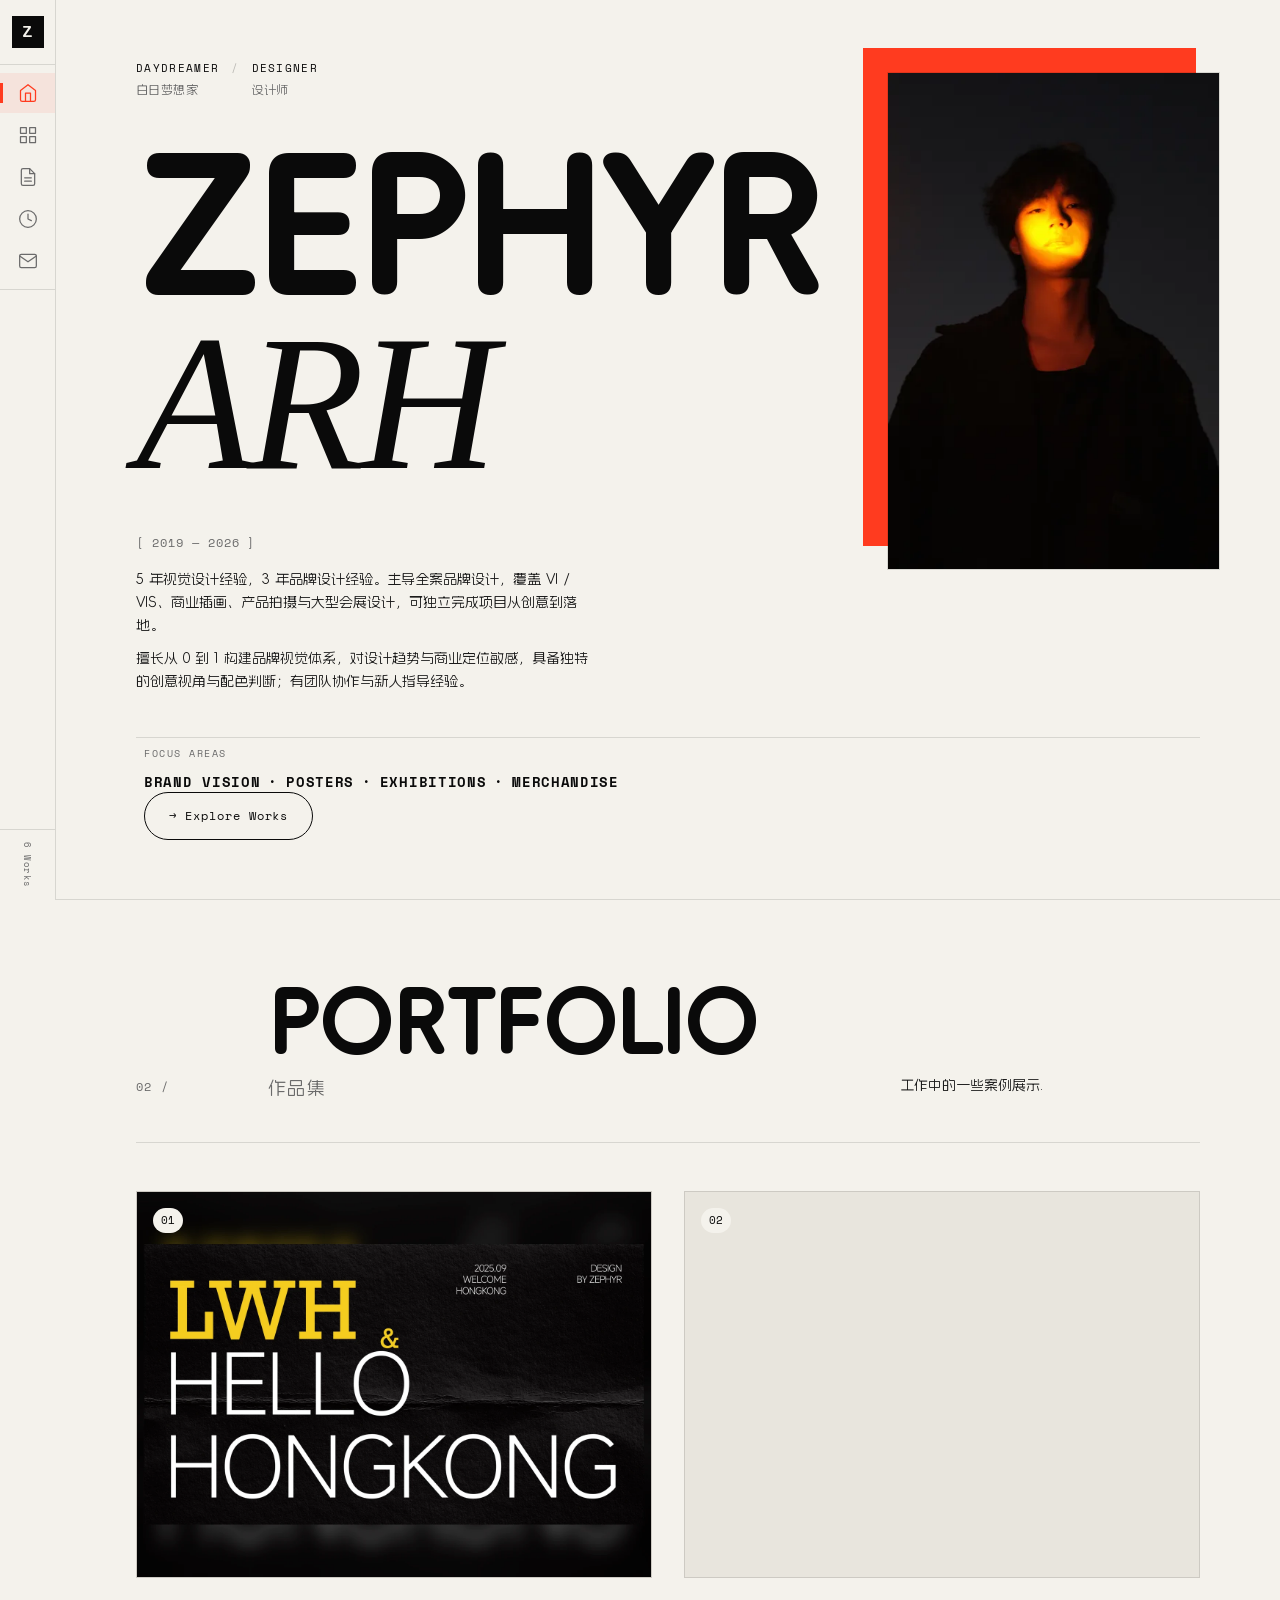
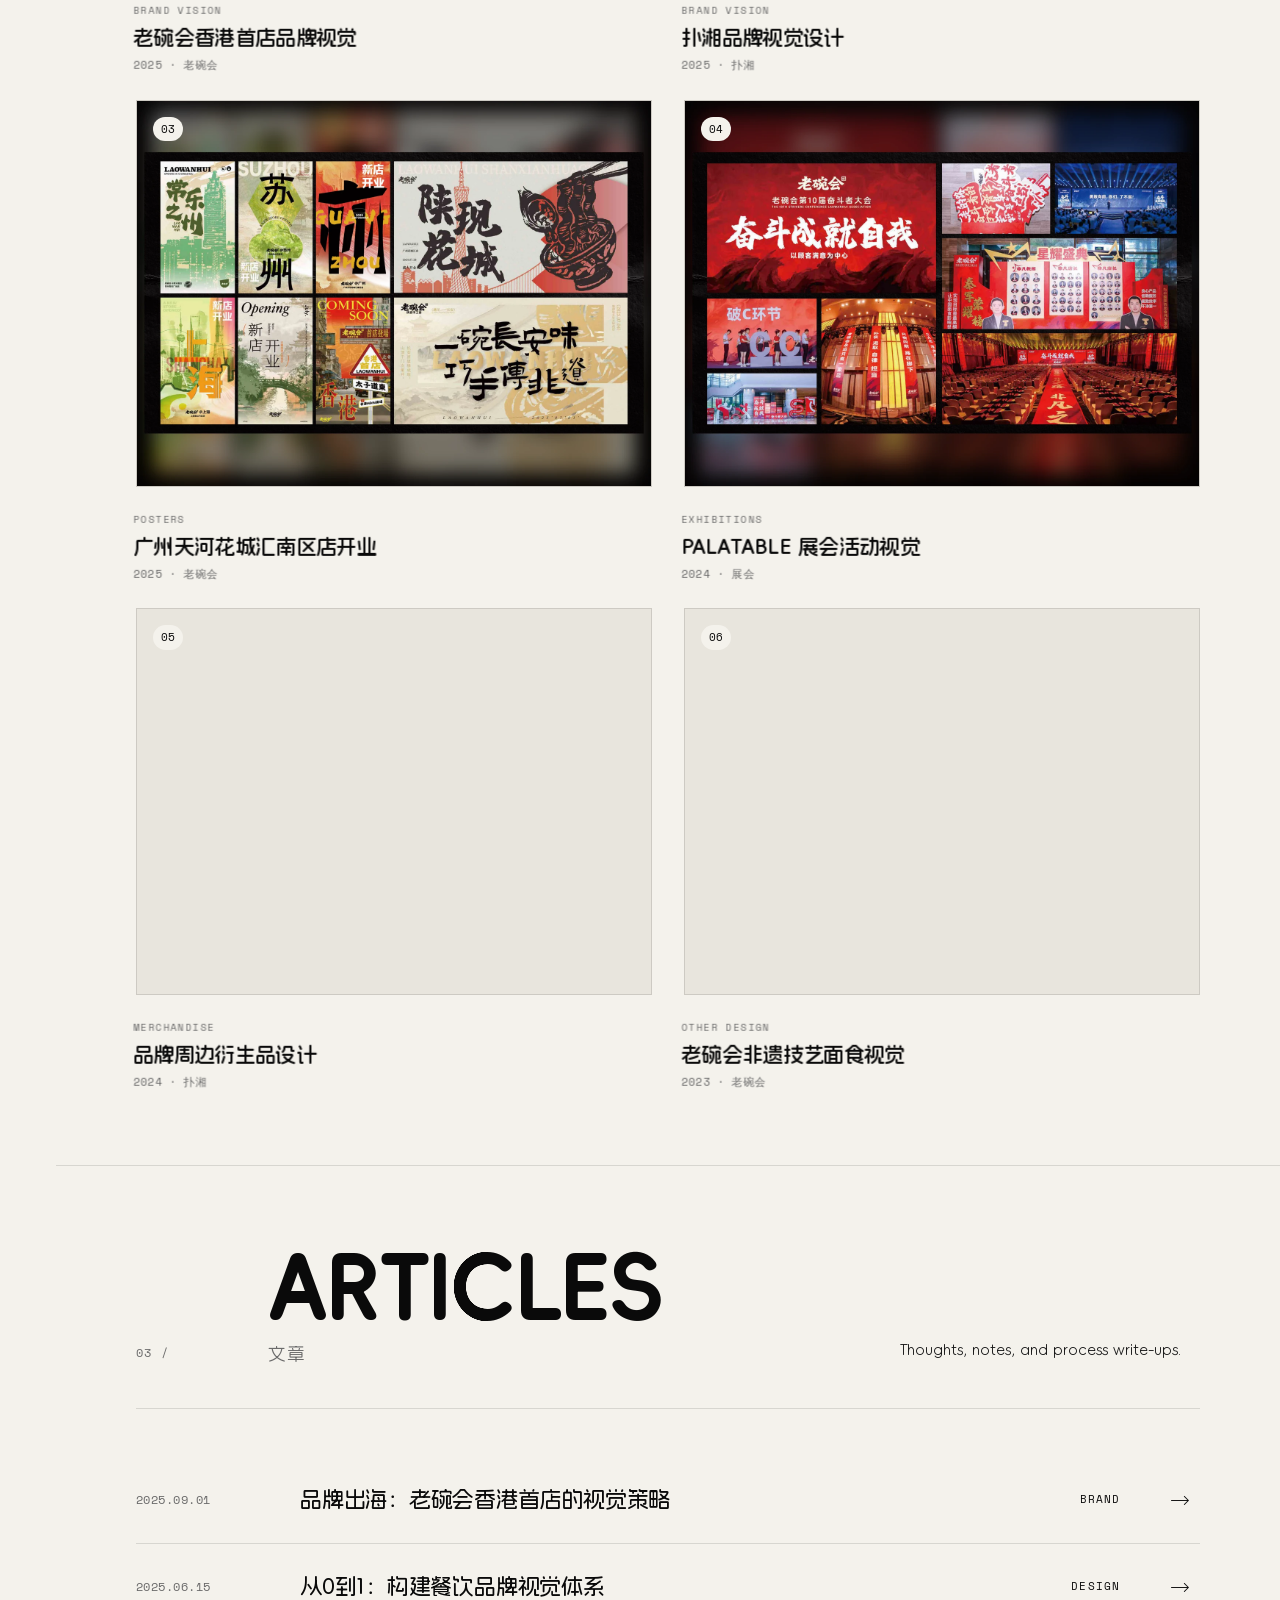
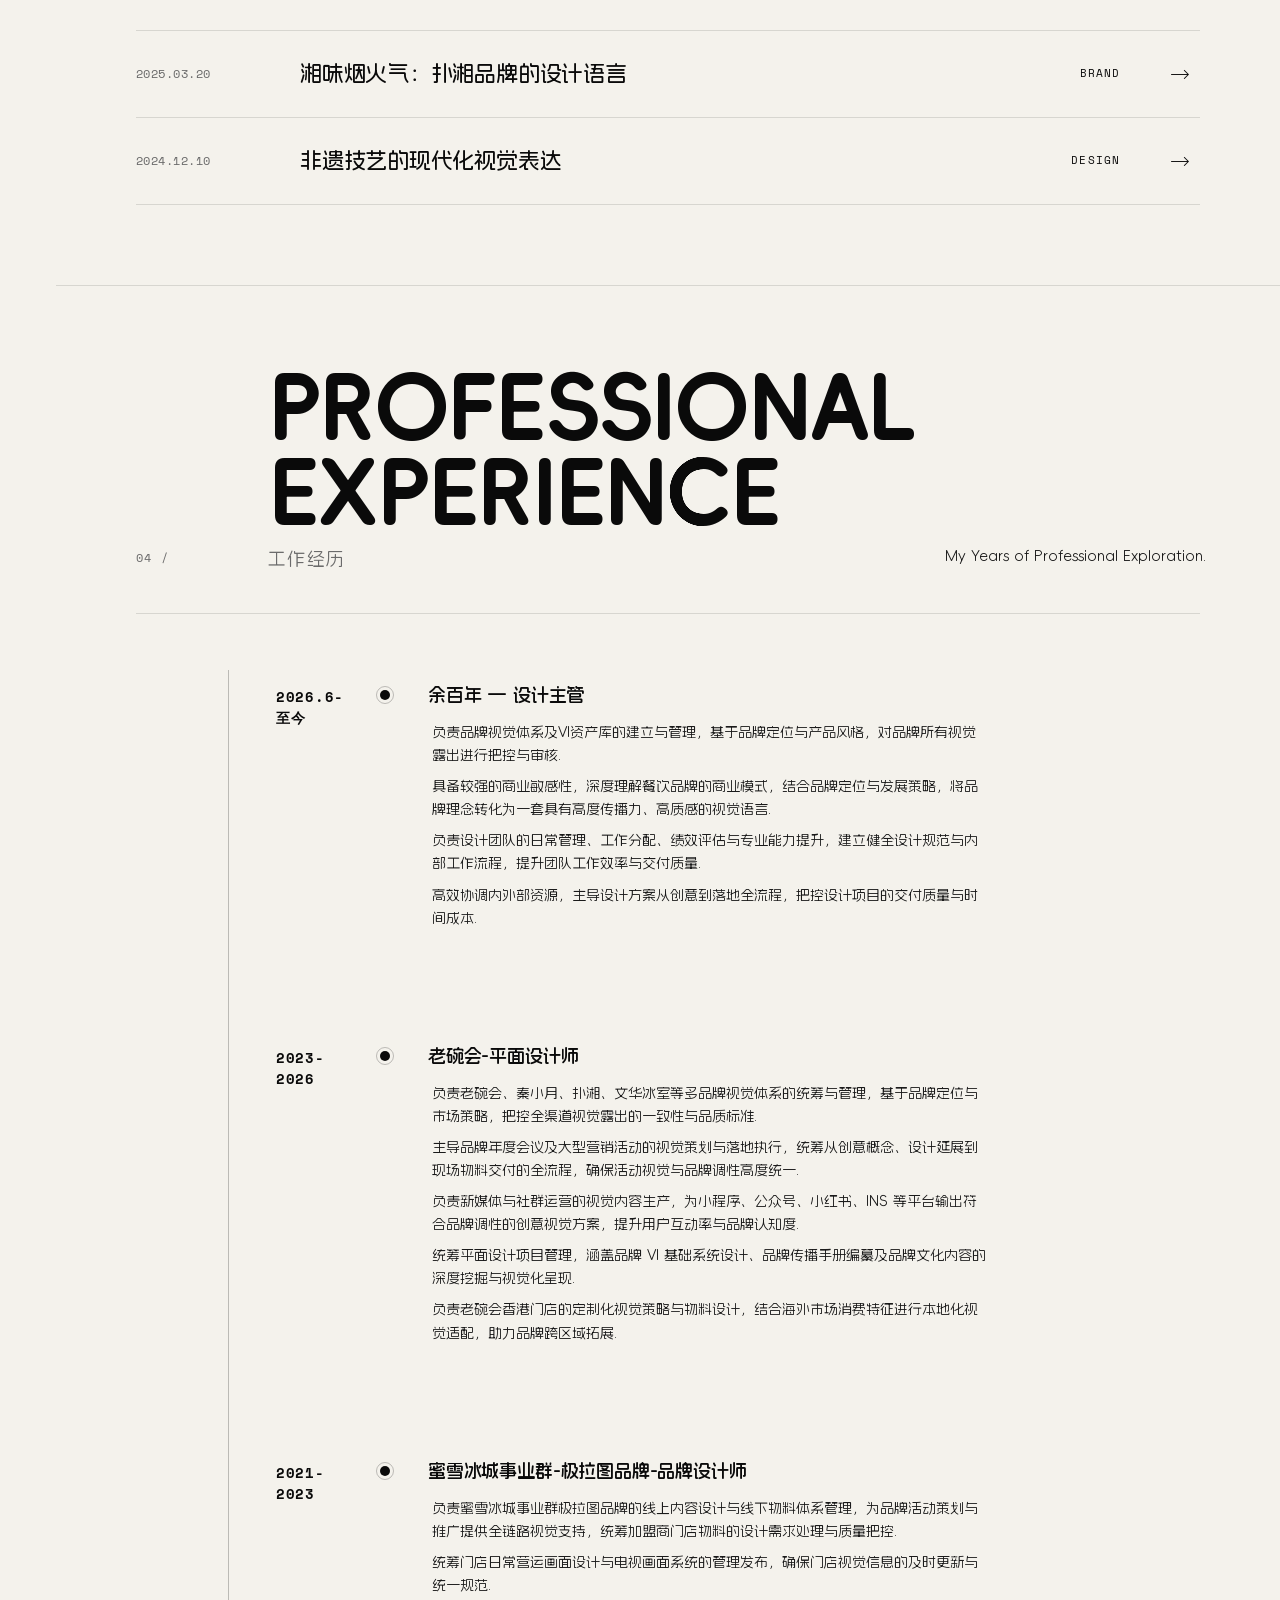
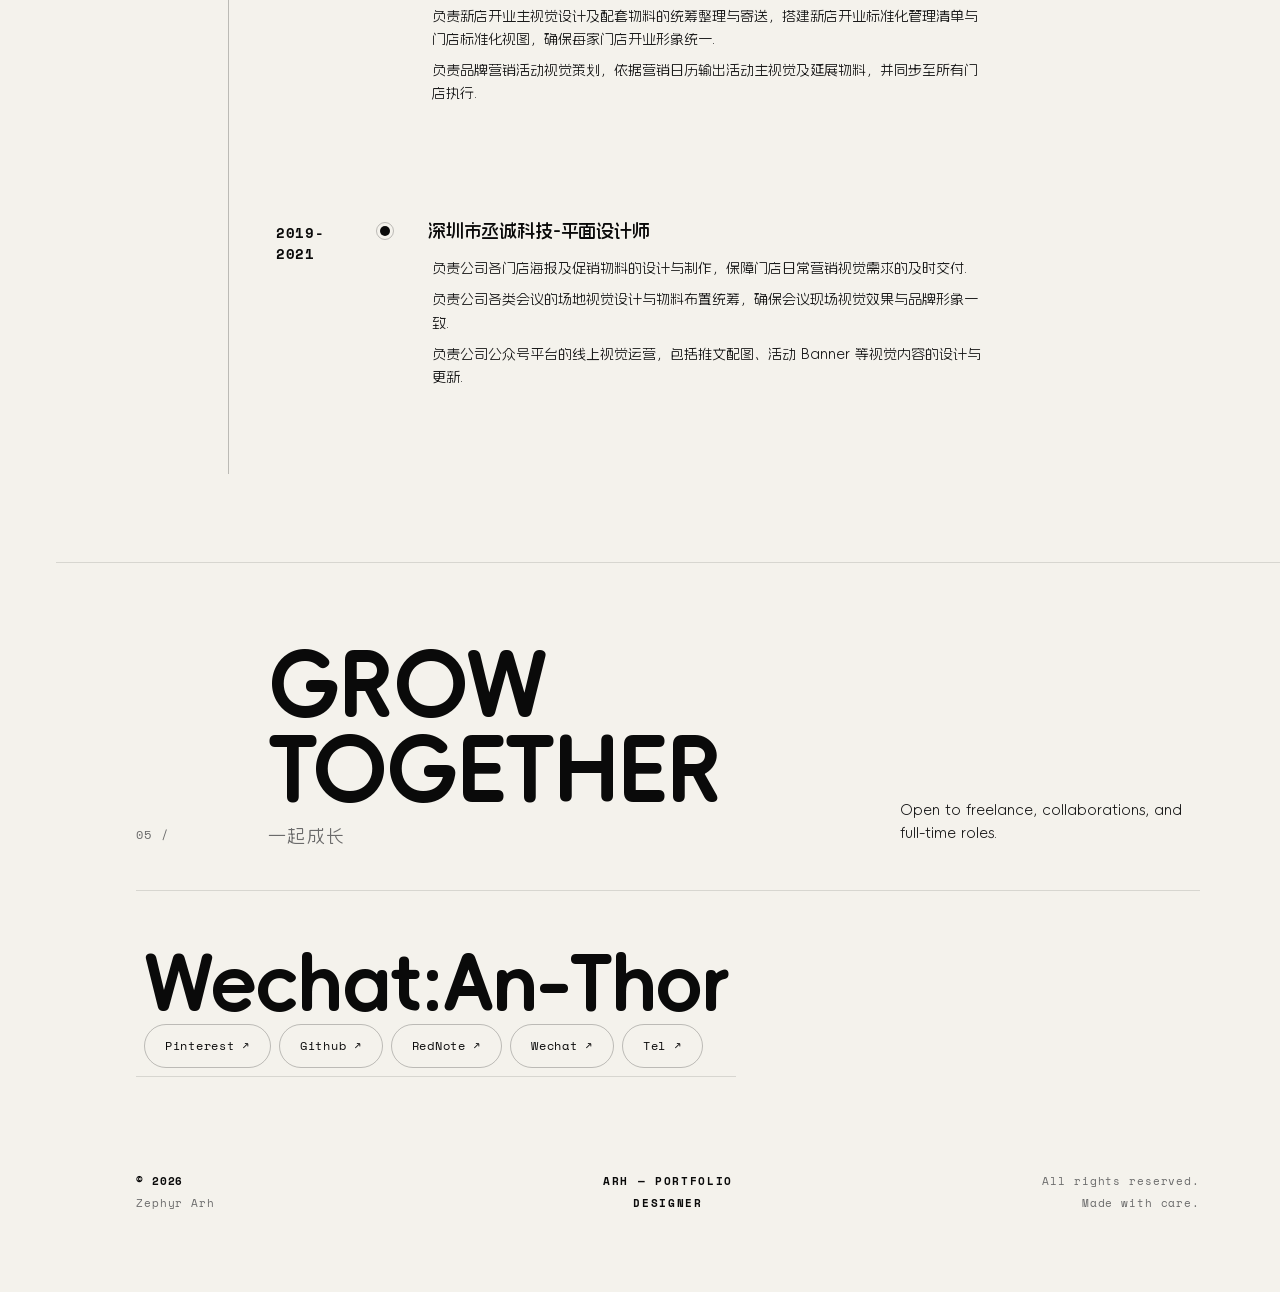
<file: index.html>
<!DOCTYPE html>
<html lang="zh-CN">
<head>
  <meta charset="UTF-8">
  <meta name="viewport" content="width=device-width, initial-scale=1.0, viewport-fit=cover">
  <meta name="theme-color" content="#f4f2ec">

  <title>Zephyr Arh｜安若翰 — 品牌视觉设计师 · 作品集</title>
  <meta name="description" content="安若翰（Zephyr Arh），5 年视觉设计经验、3 年品牌设计经验的品牌视觉设计师。主导老碗会、扑湘、极拉图等餐饮品牌从 0 到 1 的视觉体系构建，擅长 VI / VIS、商业插画、产品拍摄与大型会展设计。">
  <meta name="author" content="Zephyr Arh">
  <meta name="keywords" content="品牌设计,视觉设计,VI设计,餐饮品牌,平面设计师,作品集,Zephyr Arh,安若翰">
  <link rel="canonical" href="https://arhgan.github.io/portfolio/">

  <meta property="og:type" content="website">
  <meta property="og:site_name" content="Zephyr Arh Portfolio">
  <meta property="og:title" content="Zephyr Arh｜安若翰 — 品牌视觉设计师">
  <meta property="og:description" content="5 年视觉设计经验，擅长从 0 到 1 构建品牌视觉体系。老碗会香港首店、扑湘、PALATABLE 展会等案例。">
  <meta property="og:url" content="https://arhgan.github.io/portfolio/">
  <meta property="og:image" content="https://arhgan.github.io/portfolio/assets/og-cover.png">
  <meta property="og:image:width" content="1200">
  <meta property="og:image:height" content="630">
  <meta property="og:locale" content="zh_CN">
  <meta name="twitter:card" content="summary_large_image">
  <meta name="twitter:title" content="Zephyr Arh｜安若翰 — 品牌视觉设计师">
  <meta name="twitter:description" content="5 年视觉设计经验，擅长从 0 到 1 构建品牌视觉体系。">
  <meta name="twitter:image" content="https://arhgan.github.io/portfolio/assets/og-cover.png">

  <link rel="icon" href="assets/favicon.svg" type="image/svg+xml">
  <link rel="apple-touch-icon" href="assets/apple-touch-icon.png">

  <link rel="preconnect" href="https://fonts.loli.net" crossorigin>
  <link rel="preconnect" href="https://fonts.gstatic.com" crossorigin>
  <link rel="preload" as="font" type="font/woff2" href="fonts/AlibabaFangYuanTi-VF.woff2" crossorigin>
  <link href="https://fonts.loli.net/css2?family=Inter:wght@300;400;500;600;700;900&amp;family=Space+Mono:wght@400;700&amp;display=swap" rel="stylesheet">
  <link rel="stylesheet" href="styles.css?v=5">

  <script type="application/ld+json">
  {
    "@context": "https://schema.org",
    "@type": "Person",
    "name": "安若翰",
    "alternateName": "Zephyr Arh",
    "jobTitle": "品牌视觉设计师",
    "url": "https://arhgan.github.io/portfolio/",
    "image": "https://arhgan.github.io/portfolio/assets/photo-800.webp",
    "sameAs": ["https://github.com/ArhGan", "https://www.pinterest.com/anrster/"],
    "knowsAbout": ["品牌视觉设计", "VI 系统", "商业插画", "展会视觉", "周边衍生品设计"]
  }
  </script>
</head>
<body>
  <a class="skip-link" href="#home">跳到主要内容</a>
  <!-- Sidebar Navigation -->
  <aside class="sidebar">
    <div class="sidebar-inner">
      <div class="sidebar-logo">
        <span class="logo-mark">Z</span>
      </div>

      <nav class="nav-icons">
        <!-- Home -->
        <div class="nav-item has-panel" data-nav="home">
          <a href="#home" class="nav-icon active" data-section="home" title="Home">
            <svg width="20" height="20" viewBox="0 0 24 24" fill="none" stroke="currentColor" stroke-width="1.5" stroke-linecap="round" stroke-linejoin="round"><path d="M3 9l9-7 9 7v11a2 2 0 0 1-2 2H5a2 2 0 0 1-2-2z"></path><polyline points="9 22 9 12 15 12 15 22"></polyline></svg>
          </a>
        </div>

        <!-- Portfolio / Works -->
        <div class="nav-item has-panel" data-nav="portfolio">
          <a href="#portfolio" class="nav-icon" data-section="portfolio" title="Portfolio">
            <svg width="20" height="20" viewBox="0 0 24 24" fill="none" stroke="currentColor" stroke-width="1.5" stroke-linecap="round" stroke-linejoin="round"><rect x="3" y="3" width="7" height="7"></rect><rect x="14" y="3" width="7" height="7"></rect><rect x="14" y="14" width="7" height="7"></rect><rect x="3" y="14" width="7" height="7"></rect></svg>
          </a>
          <!-- Flyout: Categories -->
          <div class="flyout-panel" data-panel="portfolio">
              <div class="flyout-label">Work Projects 案例</div>
            <div class="flyout-list">
              <div class="cat-group">
                <button class="cat-item active" data-filter="all">
                  <span class="cat-name">All</span>
                  <span class="cat-count">6</span>
                </button>
              </div>
              <div class="cat-group" data-cat="brand">
                <button class="cat-item" data-filter="brand">
                  <span class="cat-name">Brand Vision</span>
                  <span class="cat-count">2</span>
                </button>
                <div class="cat-children">
                  <a href="project-detail.html?id=1" class="cat-sub">老碗会香港首店品牌视觉</a>
                  <a href="project-detail.html?id=2" class="cat-sub">扑湘品牌视觉设计</a>
                </div>
              </div>
              <div class="cat-group" data-cat="poster">
                <button class="cat-item" data-filter="poster">
                  <span class="cat-name">Posters</span>
                  <span class="cat-count">1</span>
                </button>
                <div class="cat-children">
                  <a href="project-detail.html?id=3" class="cat-sub">广州天河花城汇南区店开业</a>
                </div>
              </div>
              <div class="cat-group" data-cat="exhibition">
                <button class="cat-item" data-filter="exhibition">
                  <span class="cat-name">Exhibitions</span>
                  <span class="cat-count">1</span>
                </button>
                <div class="cat-children">
                  <a href="project-detail.html?id=4" class="cat-sub">PALATABLE 展会活动视觉</a>
                </div>
              </div>
              <div class="cat-group" data-cat="merchandise">
                <button class="cat-item" data-filter="merchandise">
                  <span class="cat-name">Merchandise</span>
                  <span class="cat-count">1</span>
                </button>
                <div class="cat-children">
                  <a href="project-detail.html?id=5" class="cat-sub">品牌周边衍生品设计</a>
                </div>
              </div>
              <div class="cat-group" data-cat="other">
                <button class="cat-item" data-filter="other">
                  <span class="cat-name">Other Design</span>
                  <span class="cat-count">1</span>
                </button>
                <div class="cat-children">
                  <a href="project-detail.html?id=6" class="cat-sub">老碗会非遗技艺面食视觉</a>
                </div>
              </div>
            </div>
          </div>
        </div>

        <!-- Articles -->
        <div class="nav-item has-panel" data-nav="articles">
          <a href="#articles" class="nav-icon" data-section="articles" title="Articles">
            <svg width="20" height="20" viewBox="0 0 24 24" fill="none" stroke="currentColor" stroke-width="1.5" stroke-linecap="round" stroke-linejoin="round"><path d="M14 2H6a2 2 0 0 0-2 2v16a2 2 0 0 0 2 2h12a2 2 0 0 0 2-2V8z"></path><polyline points="14 2 14 8 20 8"></polyline><line x1="16" y1="13" x2="8" y2="13"></line><line x1="16" y1="17" x2="8" y2="17"></line></svg>
          </a>
          <!-- Flyout: Articles -->
          <div class="flyout-panel" data-panel="articles">
            <div class="flyout-label">Articles</div>
            <div class="flyout-list">
              <a href="article-detail.html?id=1" class="flyout-item">
                <span class="flyout-date">2025.09.01</span>
                <span class="flyout-title">品牌出海：老碗会香港首店</span>
                <span class="flyout-tag">Brand</span>
              </a>
              <a href="article-detail.html?id=2" class="flyout-item">
                <span class="flyout-date">2025.06.15</span>
                <span class="flyout-title">从0到1构建品牌视觉体系</span>
                <span class="flyout-tag">Design</span>
              </a>
              <a href="article-detail.html?id=3" class="flyout-item">
                <span class="flyout-date">2025.03.20</span>
                <span class="flyout-title">湘味烟火气：扑湘设计语言</span>
                <span class="flyout-tag">Brand</span>
              </a>
              <a href="article-detail.html?id=4" class="flyout-item">
                <span class="flyout-date">2024.12.10</span>
                <span class="flyout-title">非遗技艺的现代化视觉表达</span>
                <span class="flyout-tag">Design</span>
              </a>
            </div>
          </div>
        </div>

        <!-- Timeline / Experience -->
        <div class="nav-item has-panel" data-nav="timeline">
          <a href="#timeline" class="nav-icon" data-section="timeline" title="Timeline">
            <svg width="20" height="20" viewBox="0 0 24 24" fill="none" stroke="currentColor" stroke-width="1.5" stroke-linecap="round" stroke-linejoin="round"><circle cx="12" cy="12" r="10"></circle><polyline points="12 6 12 12 16 14"></polyline></svg>
          </a>
          <!-- Flyout: Timeline -->
          <div class="flyout-panel" data-panel="timeline">
              <div class="flyout-label">Experience 工作经历</div>
            <div class="flyout-list">
              <a href="#timeline" class="flyout-item">
                <span class="flyout-date">2026.6-至今</span>
                <span class="flyout-title">余百年-设计主管</span>
              </a>
              <a href="#timeline" class="flyout-item">
                <span class="flyout-date">2023-2026</span>
                <span class="flyout-title">老碗会-平面设计师</span>
              </a>
              <a href="#timeline" class="flyout-item">
                <span class="flyout-date">2021-2023</span>
                <span class="flyout-title">蜜雪冰城-品牌设计师</span>
              </a>
              <a href="#timeline" class="flyout-item">
                <span class="flyout-date">2019-2021</span>
                <span class="flyout-title">深圳丞诚科技-平面设计师</span>
              </a>
            </div>
          </div>
        </div>

        <!-- Contact -->
        <div class="nav-item has-panel" data-nav="contact">
          <a href="#contact" class="nav-icon" data-section="contact" title="Contact">
            <svg width="20" height="20" viewBox="0 0 24 24" fill="none" stroke="currentColor" stroke-width="1.5" stroke-linecap="round" stroke-linejoin="round"><path d="M4 4h16c1.1 0 2 .9 2 2v12c0 1.1-.9 2-2 2H4c-1.1 0-2-.9-2-2V6c0-1.1.9-2 2-2z"></path><polyline points="22,6 12,13 2,6"></polyline></svg>
          </a>
          <!-- Flyout: Contact -->
          <div class="flyout-panel" data-panel="contact">
            <div class="flyout-label">Contact 联系我</div>
            <div class="flyout-list">
              <a href="https://www.pinterest.com/anrster/" class="flyout-item" target="_blank" rel="noopener">
                <span class="flyout-idx">Pinterest</span>
                <span class="flyout-title">@anrster</span>
              </a>
              <a href="https://github.com/ArhGan" class="flyout-item" target="_blank" rel="noopener">
                <span class="flyout-idx">Github</span>
                <span class="flyout-title">@ArhGan</span>
              </a>
              <button type="button" class="flyout-item" data-copy="49616864504">
                <span class="flyout-idx">RedNote</span>
                <span class="flyout-title">49616864504</span>
              </button>
              <button type="button" class="flyout-item" data-copy="An-Thor">
                <span class="flyout-idx">Wechat</span>
                <span class="flyout-title">An-Thor</span>
              </button>
              <a href="tel:+8617722449034" class="flyout-item">
                <span class="flyout-idx">Tel</span>
                <span class="flyout-title">+86 177 2244 9034</span>
              </a>
            </div>
          </div>
        </div>
      </nav>
    </div>

    <div class="sidebar-bottom">
      <span class="works-count">6 Works</span>
    </div>
  </aside>

  <!-- Flyout panel backdrop (mobile) -->
  <div class="flyout-overlay" id="flyoutOverlay" aria-hidden="true"></div>

  <!-- Mobile Top Bar -->
  <header class="mobile-topbar">
    <a href="#home" class="mobile-logo">Z</a>
    <div class="mobile-top-actions">
      <button class="mobile-action-btn" id="mobileSearchBtn" aria-label="Search">
        <svg width="20" height="20" viewBox="0 0 24 24" fill="none" stroke="currentColor" stroke-width="1.5" stroke-linecap="round" stroke-linejoin="round"><circle cx="11" cy="11" r="8"></circle><line x1="21" y1="21" x2="16.65" y2="16.65"></line></svg>
      </button>
      <button class="mobile-action-btn" id="mobileMenuBtn" aria-label="Menu">
        <svg width="20" height="20" viewBox="0 0 24 24" fill="none" stroke="currentColor" stroke-width="1.5" stroke-linecap="round" stroke-linejoin="round"><rect x="3" y="3" width="7" height="7"></rect><rect x="14" y="3" width="7" height="7"></rect><rect x="14" y="14" width="7" height="7"></rect><rect x="3" y="14" width="7" height="7"></rect></svg>
      </button>
    </div>
  </header>

  <!-- Mobile Bottom Navigation -->
  <nav class="mobile-bottomnav" aria-label="Mobile navigation">
    <a href="#home" class="mb-item active" data-mb="home">
      <svg width="22" height="22" viewBox="0 0 24 24" fill="none" stroke="currentColor" stroke-width="1.5" stroke-linecap="round" stroke-linejoin="round"><path d="M3 9l9-7 9 7v11a2 2 0 0 1-2 2H5a2 2 0 0 1-2-2z"></path><polyline points="9 22 9 12 15 12 15 22"></polyline></svg>
      <span class="mb-label">Home</span>
    </a>
    <a href="#portfolio" class="mb-item" data-mb="portfolio">
      <svg width="22" height="22" viewBox="0 0 24 24" fill="none" stroke="currentColor" stroke-width="1.5" stroke-linecap="round" stroke-linejoin="round"><rect x="3" y="3" width="7" height="7"></rect><rect x="14" y="3" width="7" height="7"></rect><rect x="14" y="14" width="7" height="7"></rect><rect x="3" y="14" width="7" height="7"></rect></svg>
      <span class="mb-label">Work</span>
    </a>
    <a href="#articles" class="mb-item" data-mb="articles">
      <svg width="22" height="22" viewBox="0 0 24 24" fill="none" stroke="currentColor" stroke-width="1.5" stroke-linecap="round" stroke-linejoin="round"><path d="M14 2H6a2 2 0 0 0-2 2v16a2 2 0 0 0 2 2h12a2 2 0 0 0 2-2V8z"></path><polyline points="14 2 14 8 20 8"></polyline><line x1="16" y1="13" x2="8" y2="13"></line><line x1="16" y1="17" x2="8" y2="17"></line></svg>
      <span class="mb-label">Blog</span>
    </a>
    <a href="#timeline" class="mb-item" data-mb="timeline">
      <svg width="22" height="22" viewBox="0 0 24 24" fill="none" stroke="currentColor" stroke-width="1.5" stroke-linecap="round" stroke-linejoin="round"><circle cx="12" cy="12" r="10"></circle><polyline points="12 6 12 12 16 14"></polyline></svg>
      <span class="mb-label">About</span>
    </a>
    <a href="#contact" class="mb-item" data-mb="contact">
      <svg width="22" height="22" viewBox="0 0 24 24" fill="none" stroke="currentColor" stroke-width="1.5" stroke-linecap="round" stroke-linejoin="round"><path d="M4 4h16c1.1 0 2 .9 2 2v12c0 1.1-.9 2-2 2H4c-1.1 0-2-.9-2-2V6c0-1.1.9-2 2-2z"></path><polyline points="22,6 12,13 2,6"></polyline></svg>
      <span class="mb-label">Contact</span>
    </a>
  </nav>

  <!-- Main Content -->
  <main class="main">
    <!-- Home / Hero Section -->
    <section id="home" class="section hero">
      <!-- Background Layer: Large name text -->
      <div class="hero-bg">
        <h1 class="display-text">
          <span class="line">ZEPHYR</span>
          <span class="line"><em>ARH</em></span>
        </h1>
      </div>

      <!-- Photo Layer -->
      <div class="hero-photo">
        <div class="photo-shape"></div>
        <picture>
          <source type="image/webp" sizes="(max-width: 640px) 70vw, 360px"
                  srcset="assets/photo-480.webp 480w, assets/photo-800.webp 800w, assets/photo-1200.webp 1200w">
          <img src="assets/photo-800.webp" alt="安若翰（Zephyr Arh）个人照片" width="800" height="1200" fetchpriority="high" decoding="async">
        </picture>
      </div>

      <!-- Foreground Text Layer (on top) -->
      <div class="hero-content">
        <div class="hero-top">
          <div class="hero-meta">
            <div class="meta-block">
                <span class="meta-item">Daydreamer</span>
              <span class="meta-cn">白日梦想家</span>
            </div>
            <span class="meta-divider">/</span>
            <div class="meta-block">
              <span class="meta-item">DESIGNER</span>
              <span class="meta-cn">设计师</span>
            </div>
          </div>
        </div>
      </div>

      <!-- Bio Text in flow (below display text) -->
      <div class="hero-sub reveal in-view">
        <p class="period">[ 2019 — 2026 ]</p>
        <div class="hero-desc">
          <p>5 年视觉设计经验，3 年品牌设计经验。主导全案品牌设计，覆盖 VI / VIS、商业插画、产品拍摄与大型会展设计，可独立完成项目从创意到落地。</p>
          <p>擅长从 0 到 1 构建品牌视觉体系，对设计趋势与商业定位敏感，具备独特的创意视角与配色判断；有团队协作与新人指导经验。</p>
        </div>
      </div>

      <!-- Bottom Bar -->
      <div class="hero-bottom reveal in-view">
        <div class="focus-areas">
          <span class="focus-label">Focus Areas</span>
          <span class="focus-tags">
              <span>BRAND VISION</span>
              <span>·</span>
              <span>POSTERS</span>
              <span>·</span>
              <span>EXHIBITIONS</span>
              <span>·</span>
              <span>MERCHANDISE</span>
          </span>
        </div>
        <a href="#portfolio" class="explore-btn" data-magnetic><span class="btn-text">→ Explore Works</span></a>
      </div>
    </section>

    <!-- Portfolio Section -->
    <section id="portfolio" class="section portfolio">
      <header class="section-header reveal">
        <span class="section-num">02 /</span>
        <div class="section-title-wrap">
          <h2 class="section-title">Portfolio</h2>
          <span class="section-title-cn">作品集</span>
        </div>
        <p class="section-desc">工作中的一些案例展示.</p>
      </header>

      <div class="grid" id="portfolioGrid">
        <!-- Project Card 1 -->
        <a href="project-detail.html?id=1" class="card reveal" data-category="brand" data-tilt>
          <div class="card-image">
            <img src="assets/work/p1/cover.webp" alt="老碗会香港首店品牌视觉 — 香港首店开幕海报" loading="lazy" width="1400" height="1050" decoding="async">
            <span class="card-index">01</span>
            <div class="card-overlay">
              <span class="card-view">View Project →</span>
            </div>
          </div>
          <div class="card-body">
            <span class="card-cat">Brand Vision</span>
            <h3 class="card-title">老碗会香港首店品牌视觉</h3>
            <p class="card-meta">2025 · 老碗会</p>
          </div>
        </a>

        <!-- Project Card 2 -->
        <a href="project-detail.html?id=2" class="card reveal" data-category="brand" data-tilt>
          <div class="card-image">
            <img src="assets/work/p2/cover.webp" alt="扑湘品牌视觉设计 — 主视觉海报" loading="lazy" width="1400" height="1050" decoding="async">
            <span class="card-index">02</span>
            <div class="card-overlay">
              <span class="card-view">View Project →</span>
            </div>
          </div>
          <div class="card-body">
            <span class="card-cat">Brand Vision</span>
            <h3 class="card-title">扑湘品牌视觉设计</h3>
            <p class="card-meta">2025 · 扑湘</p>
          </div>
        </a>

        <!-- Project Card 3 -->
        <a href="project-detail.html?id=3" class="card reveal" data-category="poster" data-tilt>
          <div class="card-image">
            <img src="assets/work/p3/cover.webp" alt="老碗会城市开业海报系列 — 广州、苏州、深圳、香港" loading="lazy" width="1400" height="1050" decoding="async">
            <span class="card-index">03</span>
            <div class="card-overlay">
              <span class="card-view">View Project →</span>
            </div>
          </div>
          <div class="card-body">
            <span class="card-cat">Posters</span>
            <h3 class="card-title">广州天河花城汇南区店开业</h3>
            <p class="card-meta">2025 · 老碗会</p>
          </div>
        </a>

        <!-- Project Card 4 -->
        <a href="project-detail.html?id=4" class="card reveal" data-category="exhibition" data-tilt>
          <div class="card-image">
            <img src="assets/work/p4/cover.webp" alt="徽菜年货节展会视觉 — 展位现场与主视觉墙" loading="lazy" width="1400" height="1050" decoding="async">
            <span class="card-index">04</span>
            <div class="card-overlay">
              <span class="card-view">View Project →</span>
            </div>
          </div>
          <div class="card-body">
            <span class="card-cat">Exhibitions</span>
            <h3 class="card-title">PALATABLE 展会活动视觉</h3>
            <p class="card-meta">2024 · 展会</p>
          </div>
        </a>

        <!-- Project Card 5 -->
        <a href="project-detail.html?id=5" class="card reveal" data-category="merchandise" data-tilt>
          <div class="card-image">
            <img src="assets/work/p5/cover.webp" alt="老碗会品牌周边 — 团扇、手提袋与礼盒" loading="lazy" width="1400" height="1050" decoding="async">
            <span class="card-index">05</span>
            <div class="card-overlay">
              <span class="card-view">View Project →</span>
            </div>
          </div>
          <div class="card-body">
            <span class="card-cat">Merchandise</span>
            <h3 class="card-title">品牌周边衍生品设计</h3>
            <p class="card-meta">2024 · 扑湘</p>
          </div>
        </a>

        <!-- Project Card 6 -->
        <a href="project-detail.html?id=6" class="card reveal" data-category="other" data-tilt>
          <div class="card-image">
            <img src="assets/work/p6/cover.webp" alt="老碗会非遗技艺主题 — 双层巴士车身设计" loading="lazy" width="1400" height="1050" decoding="async">
            <span class="card-index">06</span>
            <div class="card-overlay">
              <span class="card-view">View Project →</span>
            </div>
          </div>
          <div class="card-body">
            <span class="card-cat">Other Design</span>
            <h3 class="card-title">老碗会非遗技艺面食视觉</h3>
            <p class="card-meta">2023 · 老碗会</p>
          </div>
        </a>
      </div>
    </section>

    <!-- Articles Section -->
    <section id="articles" class="section articles">
      <header class="section-header reveal">
        <span class="section-num">03 /</span>
        <div class="section-title-wrap">
          <h2 class="section-title">Articles</h2>
          <span class="section-title-cn">文章</span>
        </div>
        <p class="section-desc">Thoughts, notes, and process write-ups.</p>
      </header>

      <div class="article-list">
        <a href="article-detail.html?id=1" class="article-item reveal">
          <span class="article-date">2025.09.01</span>
          <h3 class="article-title">品牌出海：老碗会香港首店的视觉策略</h3>
          <span class="article-tag">Brand</span>
          <span class="article-arrow">→</span>
        </a>
        <a href="article-detail.html?id=2" class="article-item reveal">
          <span class="article-date">2025.06.15</span>
          <h3 class="article-title">从0到1：构建餐饮品牌视觉体系</h3>
          <span class="article-tag">Design</span>
          <span class="article-arrow">→</span>
        </a>
        <a href="article-detail.html?id=3" class="article-item reveal">
          <span class="article-date">2025.03.20</span>
          <h3 class="article-title">湘味烟火气：扑湘品牌的设计语言</h3>
          <span class="article-tag">Brand</span>
          <span class="article-arrow">→</span>
        </a>
        <a href="article-detail.html?id=4" class="article-item reveal">
          <span class="article-date">2024.12.10</span>
          <h3 class="article-title">非遗技艺的现代化视觉表达</h3>
          <span class="article-tag">Design</span>
          <span class="article-arrow">→</span>
        </a>
      </div>
    </section>

    <!-- Timeline Section -->
    <section id="timeline" class="section timeline">
      <header class="section-header reveal">
        <span class="section-num">04 /</span>
        <div class="section-title-wrap">
            <h2 class="section-title">Professional Experience</h2>
          <span class="section-title-cn">工作经历</span>
        </div>
        <p class="section-desc">My Years of Professional Exploration.</p>
      </header>

      <ol class="timeline-list">
        <li class="timeline-item reveal" style="transition-delay: 0ms;">
          <span class="timeline-year">2026.6-至今</span>
          <span class="timeline-dot"></span>
          <div class="timeline-content">
            <h3>余百年 — 设计主管</h3>
            <p>负责品牌视觉体系及VI资产库的建立与管理，基于品牌定位与产品风格，对品牌所有视觉露出进行把控与审核.</p>
            <p>具备较强的商业敏感性，深度理解餐饮品牌的商业模式，结合品牌定位与发展策略，将品牌理念转化为一套具有高度传播力、高质感的视觉语言.</p>
            <p>负责设计团队的日常管理、工作分配、绩效评估与专业能力提升，建立健全设计规范与内部工作流程，提升团队工作效率与交付质量.</p>
            <p>高效协调内外部资源，主导设计方案从创意到落地全流程，把控设计项目的交付质量与时间成本.</p>
          </div>
        </li>
        <li class="timeline-item reveal" style="transition-delay: 80ms;">
          <span class="timeline-year">2023-2026</span>
          <span class="timeline-dot"></span>
          <div class="timeline-content">
            <h3>老碗会-平面设计师</h3>
            <p>负责老碗会、秦小月、扑湘、文华冰室等多品牌视觉体系的统筹与管理，基于品牌定位与市场策略，把控全渠道视觉露出的一致性与品质标准.</p>
            <p>主导品牌年度会议及大型营销活动的视觉策划与落地执行，统筹从创意概念、设计延展到现场物料交付的全流程，确保活动视觉与品牌调性高度统一.</p>
            <p>负责新媒体与社群运营的视觉内容生产，为小程序、公众号、小红书、INS 等平台输出符合品牌调性的创意视觉方案，提升用户互动率与品牌认知度.</p>
            <p>统筹平面设计项目管理，涵盖品牌 VI 基础系统设计、品牌传播手册编纂及品牌文化内容的深度挖掘与视觉化呈现.</p>
            <p>负责老碗会香港门店的定制化视觉策略与物料设计，结合海外市场消费特征进行本地化视觉适配，助力品牌跨区域拓展.</p>
          </div>
        </li>
        <li class="timeline-item reveal" style="transition-delay: 160ms;">
          <span class="timeline-year">2021-2023</span>
          <span class="timeline-dot"></span>
          <div class="timeline-content">
            <h3>蜜雪冰城事业群-极拉图品牌-品牌设计师</h3>
            <p>负责蜜雪冰城事业群极拉图品牌的线上内容设计与线下物料体系管理，为品牌活动策划与推广提供全链路视觉支持，统筹加盟商门店物料的设计需求处理与质量把控.</p>
            <p>统筹门店日常营运画面设计与电视画面系统的管理发布，确保门店视觉信息的及时更新与统一规范.</p>
            <p>负责新店开业主视觉设计及配套物料的统筹整理与寄送，搭建新店开业标准化管理清单与门店标准化视图，确保每家门店开业形象统一.</p>
            <p>负责品牌营销活动视觉策划，依据营销日历输出活动主视觉及延展物料，并同步至所有门店执行.</p>
          </div>
        </li>
        <li class="timeline-item reveal" style="transition-delay: 240ms;">
          <span class="timeline-year">2019-2021</span>
          <span class="timeline-dot"></span>
          <div class="timeline-content">
            <h3>深圳市丞诚科技-平面设计师</h3>
            <p>负责公司各门店海报及促销物料的设计与制作，保障门店日常营销视觉需求的及时交付.</p>
            <p>负责公司各类会议的场地视觉设计与物料布置统筹，确保会议现场视觉效果与品牌形象一致.</p>
            <p>负责公司公众号平台的线上视觉运营，包括推文配图、活动 Banner 等视觉内容的设计与更新.</p>
          </div>
        </li>
      </ol>
    </section>

    <!-- Contact Section -->
    <section id="contact" class="section contact">
      <header class="section-header reveal">
        <span class="section-num">05 /</span>
        <div class="section-title-wrap">
            <h2 class="section-title">Grow Together</h2>
          <span class="section-title-cn">一起成长</span>
        </div>
        <p class="section-desc">Open to freelance, collaborations, and full-time roles.</p>
      </header>

      <div class="contact-content reveal">
        <button type="button" class="contact-email contact-copy-btn" data-copy="An-Thor" data-magnetic>
          <span class="btn-text">Wechat:An-Thor</span>
          <span class="copy-toast" aria-hidden="true">已复制 Copied ✓</span>
        </button>
        <div class="contact-links">
          <a href="https://www.pinterest.com/anrster/" class="contact-link-tooltip" target="_blank" rel="noopener">
            Pinterest ↗
            <span class="qr-tooltip" role="tooltip">
              <span class="qr-text">@anrster</span>
              <small>点击前往 Pinterest</small>
            </span>
          </a>
          <a href="https://github.com/ArhGan" class="contact-link-tooltip" target="_blank" rel="noopener">
            Github ↗
            <span class="qr-tooltip" role="tooltip">
              <span class="qr-text">@ArhGan</span>
              <small>点击前往 GitHub</small>
            </span>
          </a>
          <button type="button" class="contact-link-tooltip" data-copy="49616864504">
            RedNote ↗
            <span class="qr-tooltip" role="tooltip">
              <span class="qr-text">小红书号 49616864504</span>
              <small>点击复制，App 内搜索</small>
            </span>
          </button>
          <button type="button" class="contact-link-tooltip" data-copy="An-Thor">
            Wechat ↗
            <span class="qr-tooltip" role="tooltip">
              <span class="qr-text">An-Thor</span>
              <small>点击复制微信号</small>
            </span>
          </button>
          <a href="tel:+8617722449034" class="contact-link-tooltip">
            Tel ↗
            <span class="qr-tooltip" role="tooltip">
              <span class="qr-text">+86 177 2244 9034</span>
              <small>点击拨号</small>
            </span>
          </a>
        </div>
      </div>

      <footer class="footer">
        <div class="footer-col">
          <span class="footer-label">© 2026</span>
          <span>Zephyr Arh</span>
        </div>
        <div class="footer-col footer-logo">
          <span>ARH — PORTFOLIO</span>
          <span>DESIGNER</span>
        </div>
        <div class="footer-col footer-rights">
          <span>All rights reserved.</span>
          <span>Made with care.</span>
        </div>
      </footer>
    </section>
  </main>

  <script src="app.js?v=5"></script>
</body>
</html>
</file>
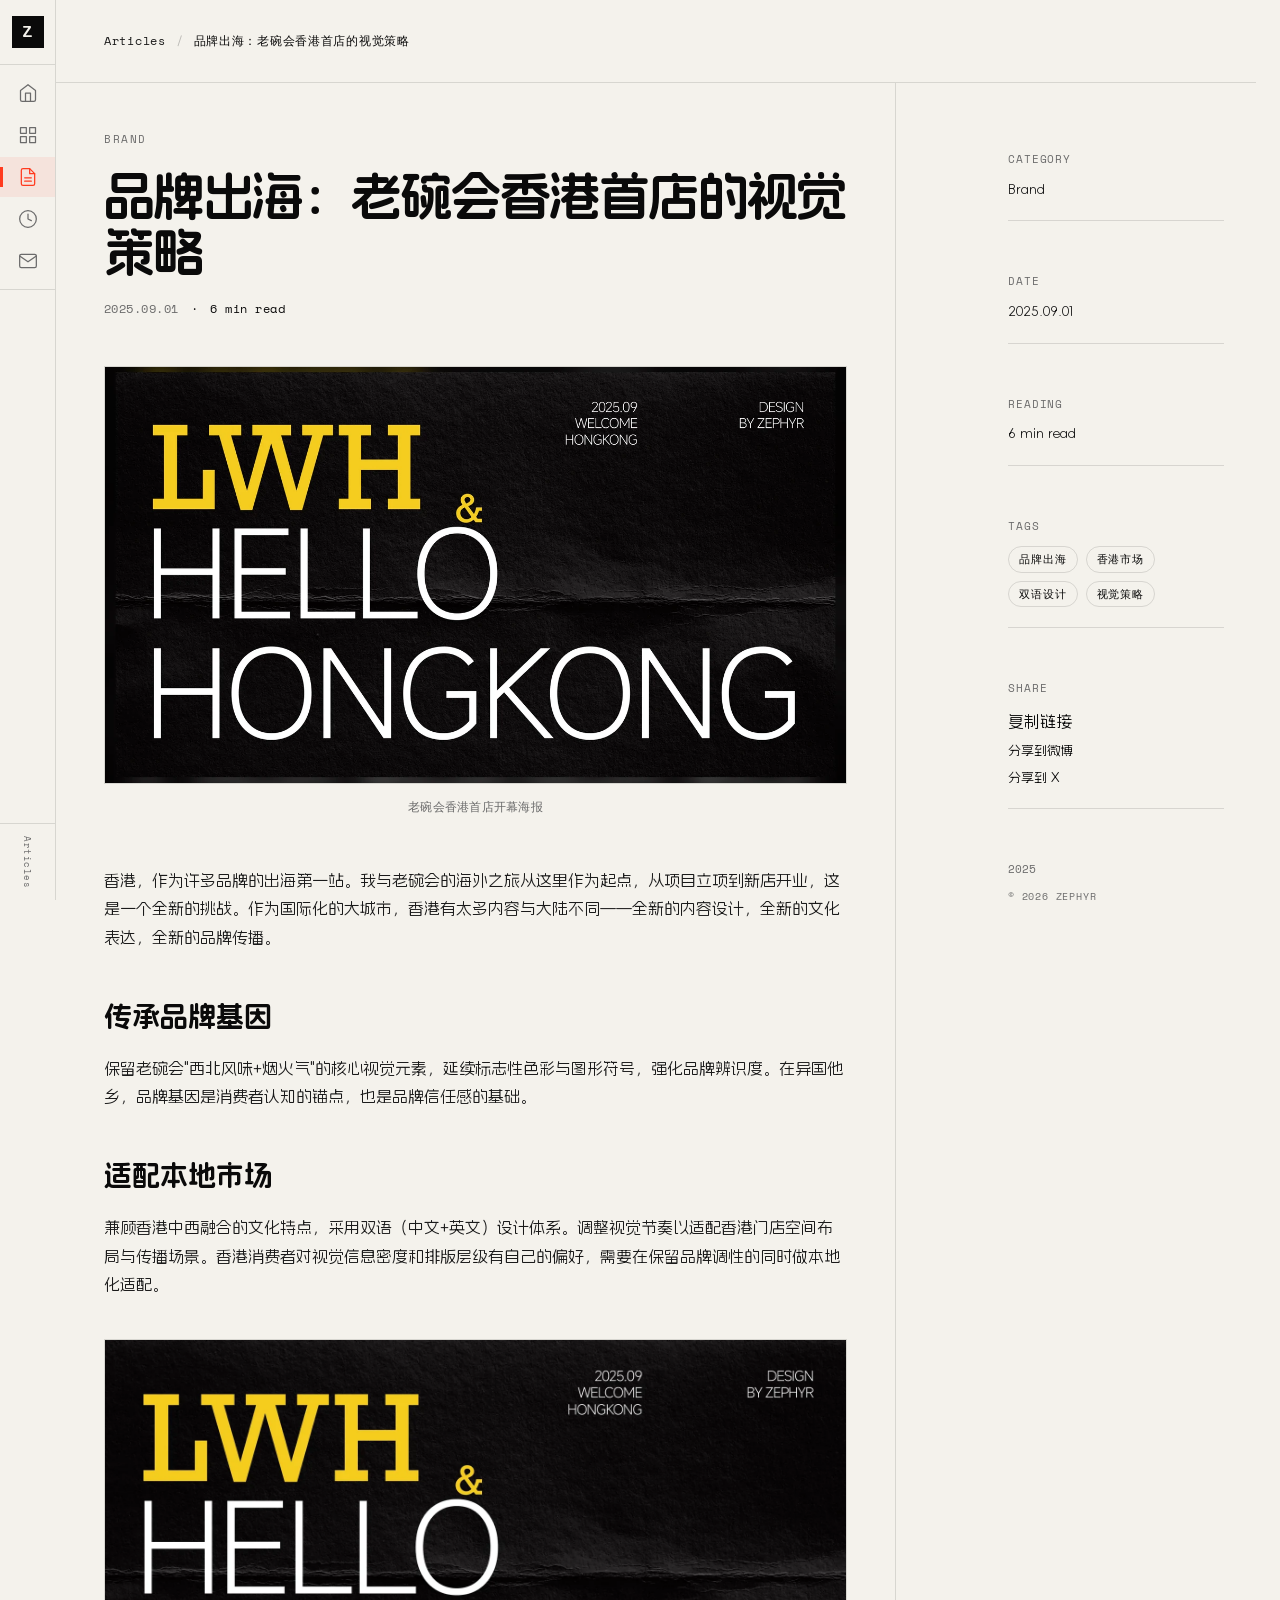
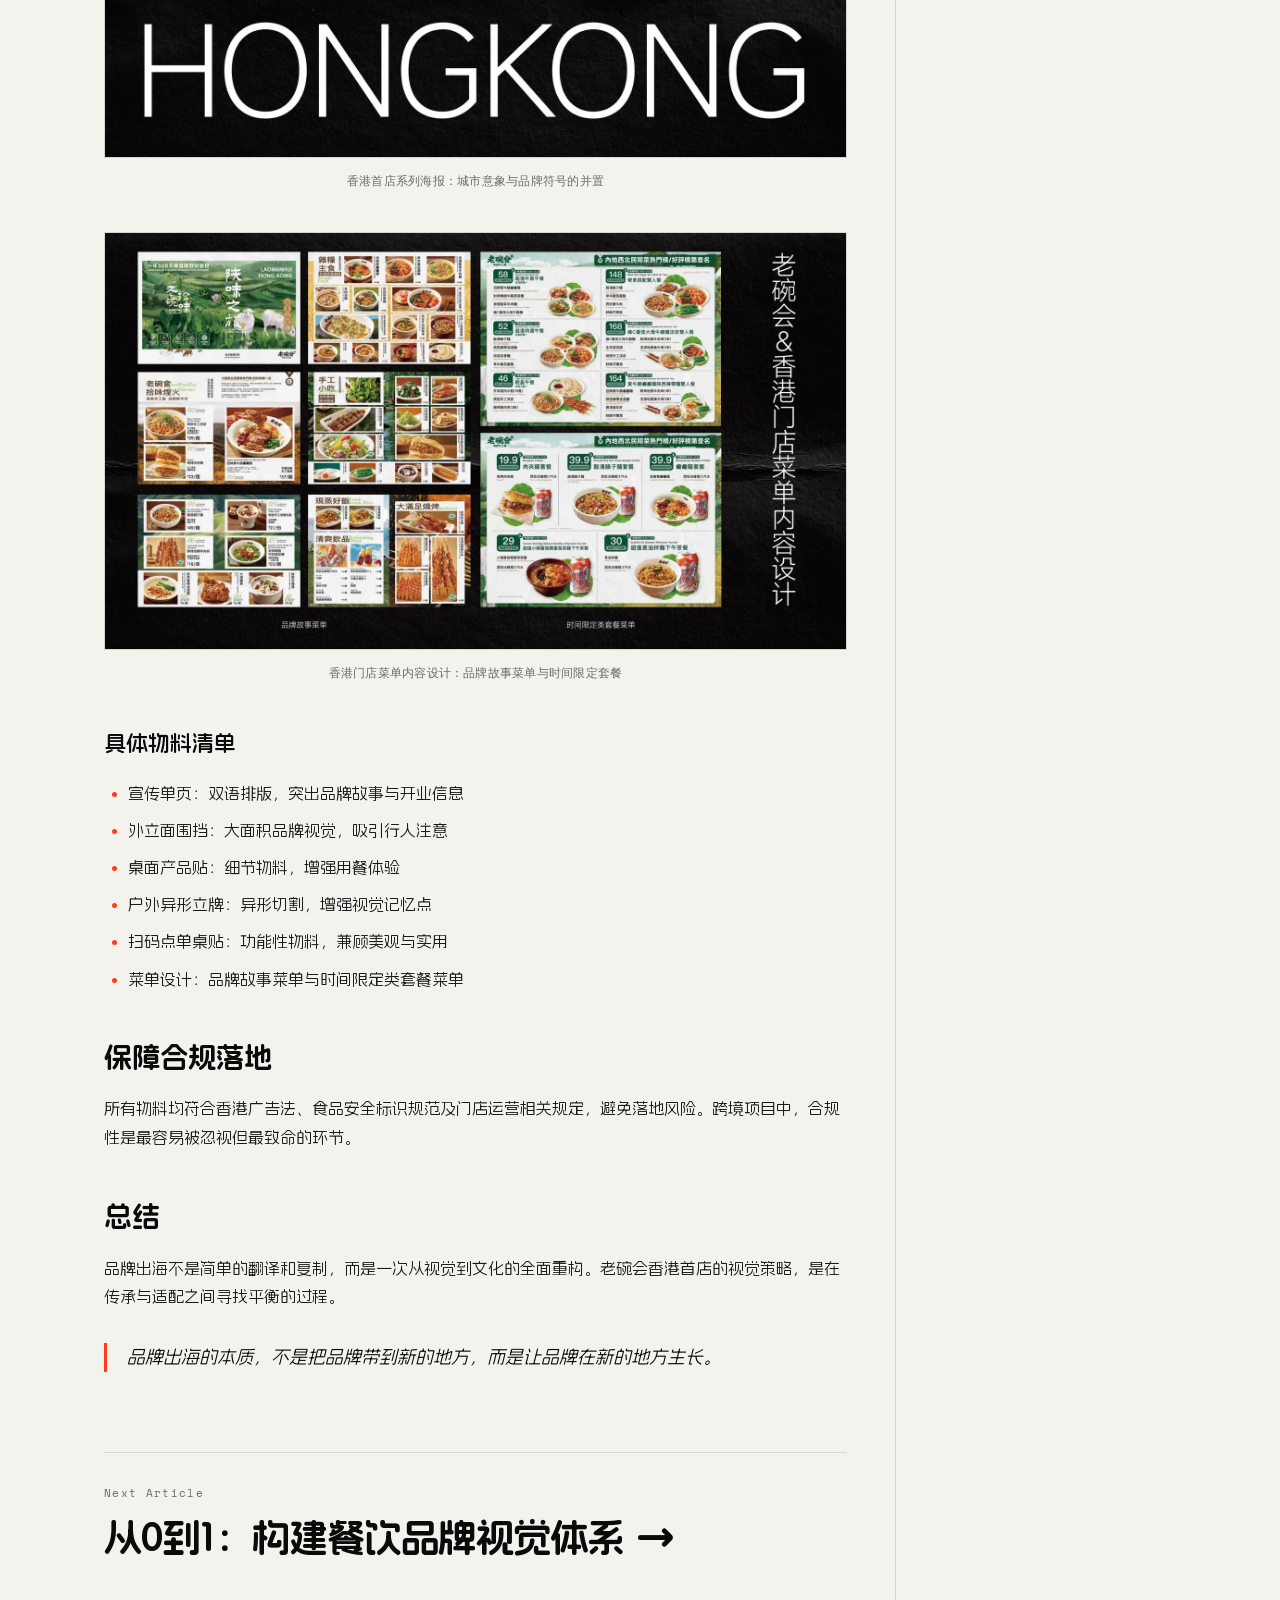
<file: article-detail.html>
<!DOCTYPE html>
<html lang="zh-CN">
<head>
  <meta charset="UTF-8" />
  <meta name="viewport" content="width=device-width, initial-scale=1.0" />
  <meta name="theme-color" content="#f4f2ec" />

  <title>Journal — Zephyr Arh</title>
  <meta name="description" content="安若翰（Zephyr Arh）的设计笔记：品牌视觉、餐饮品牌与非遗技艺的观察与方法。" />
  <meta name="author" content="Zephyr Arh" />
  <link rel="canonical" id="canonicalLink" href="https://arhgan.github.io/portfolio/" />

  <meta property="og:type" content="article" />
  <meta property="og:site_name" content="Zephyr Arh Portfolio" />
  <meta property="og:title" content="Journal — Zephyr Arh" />
  <meta property="og:description" content="安若翰（Zephyr Arh）的设计笔记：品牌视觉、餐饮品牌与非遗技艺的观察与方法。" />
  <meta property="og:image" content="https://arhgan.github.io/portfolio/assets/og-cover.png" />
  <meta property="og:locale" content="zh_CN" />
  <meta name="twitter:card" content="summary_large_image" />

  <link rel="icon" href="assets/favicon.svg" type="image/svg+xml" />
  <link rel="apple-touch-icon" href="assets/apple-touch-icon.png" />

  <link rel="preconnect" href="https://fonts.loli.net" crossorigin />
  <link rel="preconnect" href="https://fonts.gstatic.com" crossorigin />
  <link rel="stylesheet" href="project-detail.css?v=5" />
  <link rel="stylesheet" href="styles.css?v=5" />
  <link rel="stylesheet" href="article-detail.css?v=5" />
  <link href="https://fonts.loli.net/css2?family=Inter:wght@300;400;500;600;700;900&family=Space+Mono:wght@400;700&display=swap" rel="stylesheet" />
</head>
<body>
  <!-- Sidebar Navigation -->
  <aside class="sidebar">
    <div class="sidebar-inner">
      <div class="sidebar-logo">
        <span class="logo-mark">Z</span>
      </div>

      <nav class="nav-icons">
        <!-- Home -->
        <div class="nav-item has-panel" data-nav="home">
          <a href="index.html#home" class="nav-icon" data-section="home" title="Home">
            <svg width="20" height="20" viewBox="0 0 24 24" fill="none" stroke="currentColor" stroke-width="1.5" stroke-linecap="round" stroke-linejoin="round"><path d="M3 9l9-7 9 7v11a2 2 0 0 1-2 2H5a2 2 0 0 1-2-2z"/><polyline points="9 22 9 12 15 12 15 22"/></svg>
          </a>
        </div>

        <!-- Portfolio / Works -->
        <div class="nav-item has-panel" data-nav="portfolio">
          <a href="index.html#portfolio" class="nav-icon" data-section="portfolio" title="Portfolio">
            <svg width="20" height="20" viewBox="0 0 24 24" fill="none" stroke="currentColor" stroke-width="1.5" stroke-linecap="round" stroke-linejoin="round"><rect x="3" y="3" width="7" height="7"/><rect x="14" y="3" width="7" height="7"/><rect x="14" y="14" width="7" height="7"/><rect x="3" y="14" width="7" height="7"/></svg>
          </a>
          <div class="flyout-panel" data-panel="portfolio">
            <div class="flyout-label">Categories</div>
            <div class="flyout-list">
              <div class="cat-group">
                <button class="cat-item" data-filter="all">
                  <span class="cat-name">All</span>
                  <span class="cat-count">6</span>
                </button>
              </div>
              <div class="cat-group" data-cat="brand">
                <button class="cat-item" data-filter="brand">
                  <span class="cat-name">Brand Vision</span>
                  <span class="cat-count">2</span>
                </button>
                <div class="cat-children">
                  <a href="project-detail.html?id=1" class="cat-sub">老碗会香港首店品牌视觉</a>
                  <a href="project-detail.html?id=2" class="cat-sub">扑湘品牌视觉设计</a>
                </div>
              </div>
              <div class="cat-group" data-cat="poster">
                <button class="cat-item" data-filter="poster">
                  <span class="cat-name">Posters</span>
                  <span class="cat-count">1</span>
                </button>
                <div class="cat-children">
                  <a href="project-detail.html?id=3" class="cat-sub">广州天河花城汇南区店开业</a>
                </div>
              </div>
              <div class="cat-group" data-cat="exhibition">
                <button class="cat-item" data-filter="exhibition">
                  <span class="cat-name">Exhibitions</span>
                  <span class="cat-count">1</span>
                </button>
                <div class="cat-children">
                  <a href="project-detail.html?id=4" class="cat-sub">PALATABLE 展会活动视觉</a>
                </div>
              </div>
              <div class="cat-group" data-cat="merchandise">
                <button class="cat-item" data-filter="merchandise">
                  <span class="cat-name">Merchandise</span>
                  <span class="cat-count">1</span>
                </button>
                <div class="cat-children">
                  <a href="project-detail.html?id=5" class="cat-sub">品牌周边衍生品设计</a>
                </div>
              </div>
              <div class="cat-group" data-cat="other">
                <button class="cat-item" data-filter="other">
                  <span class="cat-name">Other Design</span>
                  <span class="cat-count">1</span>
                </button>
                <div class="cat-children">
                  <a href="project-detail.html?id=6" class="cat-sub">老碗会非遗技艺面食视觉</a>
                </div>
              </div>
            </div>
          </div>
        </div>

        <!-- Articles (active) -->
        <div class="nav-item has-panel" data-nav="articles">
          <a href="index.html#articles" class="nav-icon active" data-section="articles" title="Articles">
            <svg width="20" height="20" viewBox="0 0 24 24" fill="none" stroke="currentColor" stroke-width="1.5" stroke-linecap="round" stroke-linejoin="round"><path d="M14 2H6a2 2 0 0 0-2 2v16a2 2 0 0 0 2 2h12a2 2 0 0 0 2-2V8z"/><polyline points="14 2 14 8 20 8"/><line x1="16" y1="13" x2="8" y2="13"/><line x1="16" y1="17" x2="8" y2="17"/></svg>
          </a>
          <div class="flyout-panel" data-panel="articles">
            <div class="flyout-label">Articles</div>
            <div class="flyout-list">
              <a href="article-detail.html?id=1" class="flyout-item">
                <span class="flyout-date">2025.09.01</span>
                <span class="flyout-title">品牌出海：老碗会香港首店的视觉策略</span>
                <span class="flyout-tag">Brand</span>
              </a>
              <a href="article-detail.html?id=2" class="flyout-item">
                <span class="flyout-date">2025.06.15</span>
                <span class="flyout-title">从0到1：构建餐饮品牌视觉体系</span>
                <span class="flyout-tag">Design</span>
              </a>
              <a href="article-detail.html?id=3" class="flyout-item">
                <span class="flyout-date">2025.03.20</span>
                <span class="flyout-title">湘味烟火气：扑湘品牌的设计语言</span>
                <span class="flyout-tag">Brand</span>
              </a>
              <a href="article-detail.html?id=4" class="flyout-item">
                <span class="flyout-date">2024.12.10</span>
                <span class="flyout-title">非遗技艺的现代化视觉表达</span>
                <span class="flyout-tag">Design</span>
              </a>
            </div>
          </div>
        </div>

        <!-- Timeline / Experience -->
        <div class="nav-item has-panel" data-nav="timeline">
          <a href="index.html#timeline" class="nav-icon" data-section="timeline" title="Timeline">
            <svg width="20" height="20" viewBox="0 0 24 24" fill="none" stroke="currentColor" stroke-width="1.5" stroke-linecap="round" stroke-linejoin="round"><circle cx="12" cy="12" r="10"/><polyline points="12 6 12 12 16 14"/></svg>
          </a>
          <div class="flyout-panel" data-panel="timeline">
            <div class="flyout-label">Experience</div>
            <div class="flyout-list">
              <a href="index.html#timeline" class="flyout-item">
                <span class="flyout-date">2026.6-至今</span>
                <span class="flyout-title">余百年-设计主管</span>
              </a>
              <a href="index.html#timeline" class="flyout-item">
                <span class="flyout-date">2023-2026</span>
                <span class="flyout-title">老碗会-平面设计师</span>
              </a>
              <a href="index.html#timeline" class="flyout-item">
                <span class="flyout-date">2021-2023</span>
                <span class="flyout-title">蜜雪冰城-品牌设计师</span>
              </a>
              <a href="index.html#timeline" class="flyout-item">
                <span class="flyout-date">2019-2021</span>
                <span class="flyout-title">深圳丞诚科技-平面设计师</span>
              </a>
            </div>
          </div>
        </div>

        <!-- Contact -->
        <div class="nav-item has-panel" data-nav="contact">
          <a href="index.html#contact" class="nav-icon" data-section="contact" title="Contact">
            <svg width="20" height="20" viewBox="0 0 24 24" fill="none" stroke="currentColor" stroke-width="1.5" stroke-linecap="round" stroke-linejoin="round"><path d="M4 4h16c1.1 0 2 .9 2 2v12c0 1.1-.9 2-2 2H4c-1.1 0-2-.9-2-2V6c0-1.1.9-2 2-2z"/><polyline points="22,6 12,13 2,6"/></svg>
          </a>
          <div class="flyout-panel" data-panel="contact">
            <div class="flyout-label">Contact</div>
            <div class="flyout-list">
              <a href="https://www.pinterest.com/anrster/" class="flyout-item" target="_blank" rel="noopener">
                <span class="flyout-idx">Pinterest</span>
                <span class="flyout-title">@anrster</span>
              </a>
              <a href="https://github.com/ArhGan" class="flyout-item" target="_blank" rel="noopener">
                <span class="flyout-idx">Github</span>
                <span class="flyout-title">@ArhGan</span>
              </a>
              <button type="button" class="flyout-item" data-copy="49616864504">
                <span class="flyout-idx">RedNote</span>
                <span class="flyout-title">49616864504</span>
              </button>
              <button type="button" class="flyout-item" data-copy="An-Thor">
                <span class="flyout-idx">Wechat</span>
                <span class="flyout-title">An-Thor</span>
              </button>
              <a href="tel:+8617722449034" class="flyout-item">
                <span class="flyout-idx">Tel</span>
                <span class="flyout-title">+86 177 2244 9034</span>
              </a>
            </div>
          </div>
        </div>
      </nav>
    </div>

    <div class="sidebar-bottom">
      <span class="works-count">Articles</span>
    </div>
  </aside>

  <!-- Flyout panel backdrop (mobile) -->
  <div class="flyout-overlay" id="flyoutOverlay" aria-hidden="true"></div>

  <!-- Mobile Top Bar -->
  <header class="mobile-topbar">
    <a href="index.html#articles" class="mobile-logo">Z</a>
    <div class="mobile-top-actions">
      <a href="index.html#articles" class="mobile-action-btn" aria-label="Back">
        <svg width="20" height="20" viewBox="0 0 24 24" fill="none" stroke="currentColor" stroke-width="1.5" stroke-linecap="round" stroke-linejoin="round"><polyline points="15 18 9 12 15 6"></polyline></svg>
      </a>
      <button class="mobile-action-btn" id="mobileMenuBtn" aria-label="Menu">
        <svg width="20" height="20" viewBox="0 0 24 24" fill="none" stroke="currentColor" stroke-width="1.5" stroke-linecap="round" stroke-linejoin="round"><rect x="3" y="3" width="7" height="7"></rect><rect x="14" y="3" width="7" height="7"></rect><rect x="14" y="14" width="7" height="7"></rect><rect x="3" y="14" width="7" height="7"></rect></svg>
      </button>
    </div>
  </header>

  <!-- Mobile Bottom Navigation -->
  <nav class="mobile-bottomnav" aria-label="Mobile navigation">
    <a href="index.html#home" class="mb-item" data-mb="home">
      <svg width="22" height="22" viewBox="0 0 24 24" fill="none" stroke="currentColor" stroke-width="1.5" stroke-linecap="round" stroke-linejoin="round"><path d="M3 9l9-7 9 7v11a2 2 0 0 1-2 2H5a2 2 0 0 1-2-2z"></path><polyline points="9 22 9 12 15 12 15 22"></polyline></svg>
      <span class="mb-label">Home</span>
    </a>
    <a href="index.html#portfolio" class="mb-item" data-mb="portfolio">
      <svg width="22" height="22" viewBox="0 0 24 24" fill="none" stroke="currentColor" stroke-width="1.5" stroke-linecap="round" stroke-linejoin="round"><rect x="3" y="3" width="7" height="7"></rect><rect x="14" y="3" width="7" height="7"></rect><rect x="14" y="14" width="7" height="7"></rect><rect x="3" y="14" width="7" height="7"></rect></svg>
      <span class="mb-label">Work</span>
    </a>
    <a href="index.html#articles" class="mb-item active" data-mb="articles">
      <svg width="22" height="22" viewBox="0 0 24 24" fill="none" stroke="currentColor" stroke-width="1.5" stroke-linecap="round" stroke-linejoin="round"><path d="M14 2H6a2 2 0 0 0-2 2v16a2 2 0 0 0 2 2h12a2 2 0 0 0 2-2V8z"></path><polyline points="14 2 14 8 20 8"></polyline><line x1="16" y1="13" x2="8" y2="13"></line><line x1="16" y1="17" x2="8" y2="17"></line></svg>
      <span class="mb-label">Blog</span>
    </a>
    <a href="index.html#timeline" class="mb-item" data-mb="timeline">
      <svg width="22" height="22" viewBox="0 0 24 24" fill="none" stroke="currentColor" stroke-width="1.5" stroke-linecap="round" stroke-linejoin="round"><circle cx="12" cy="12" r="10"></circle><polyline points="12 6 12 12 16 14"></polyline></svg>
      <span class="mb-label">About</span>
    </a>
    <a href="index.html#contact" class="mb-item" data-mb="contact">
      <svg width="22" height="22" viewBox="0 0 24 24" fill="none" stroke="currentColor" stroke-width="1.5" stroke-linecap="round" stroke-linejoin="round"><path d="M4 4h16c1.1 0 2 .9 2 2v12c0 1.1-.9 2-2 2H4c-1.1 0-2-.9-2-2V6c0-1.1.9-2 2-2z"></path><polyline points="22,6 12,13 2,6"></polyline></svg>
      <span class="mb-label">Contact</span>
    </a>
  </nav>

  <!-- Article Detail Main -->
  <main class="detail-main article-detail-main">
    <!-- Breadcrumb -->
    <nav class="breadcrumb">
      <a href="index.html#articles">Articles</a>
      <span class="sep">/</span>
      <span class="current" id="crumbTitle">Article Title</span>
    </nav>

    <div class="detail-layout article-layout">
      <!-- Left: Article Content -->
      <div class="detail-content article-content">
        <div class="article-header">
          <span class="detail-cat" id="articleCat">DESIGN</span>
          <h1 class="detail-title" id="articleTitle">Article Title</h1>
          <div class="article-meta-row">
            <span class="article-date" id="articleDate">2025.06.12</span>
            <span class="article-dot">·</span>
            <span class="article-reading" id="articleReading">5 min read</span>
          </div>
        </div>

        <!-- Article Body -->
        <div class="article-body" id="articleBody">
          <!-- Hero Image -->
          <figure class="article-figure article-hero-image">
            <img id="articleHeroImg" src="assets/work/p1/cover.webp" alt="Article hero" />
            <figcaption id="articleHeroCaption">Cover image caption</figcaption>
          </figure>

          <!-- Content sections will be injected by JS -->
          <div id="articleContent"></div>
        </div>

        <!-- Next Article -->
        <div class="next-project">
          <a href="#" id="nextLink">
            <span class="next-label">Next Article</span>
            <span class="next-title" id="nextTitle">Next Article Title →</span>
          </a>
        </div>
      </div>

      <!-- Right: Info Panel -->
      <aside class="detail-sidebar article-sidebar">
        <div class="info-block">
          <span class="info-label-block">Category</span>
          <p class="info-note" id="infoCat">Design</p>
        </div>
        <div class="info-block">
          <span class="info-label-block">Date</span>
          <p class="info-note" id="infoDate">2025.06.12</p>
        </div>
        <div class="info-block">
          <span class="info-label-block">Reading</span>
          <p class="info-note" id="infoReading">5 min</p>
        </div>
        <div class="info-block">
          <span class="info-label-block">Tags</span>
          <div class="info-tags" id="infoTags">Design, Motion</div>
        </div>
        <div class="info-block">
          <span class="info-label-block">Share</span>
          <div class="share-links">
            <button type="button" class="share-link" data-share="copy">复制链接</button>
            <a href="https://service.weibo.com/share/share.php" class="share-link" data-share="weibo" target="_blank" rel="noopener">分享到微博</a>
            <a href="https://twitter.com/intent/tweet" class="share-link" data-share="x" target="_blank" rel="noopener">分享到 X</a>
          </div>
        </div>
        <div class="detail-dates">
          <span id="articleYear">2025</span>
          <span class="copyright">© 2026 ZEPHYR</span>
        </div>
      </aside>
    </div>
  </main>

  <script src="article-detail.js?v=5"></script>
</body>
</html>
</file>
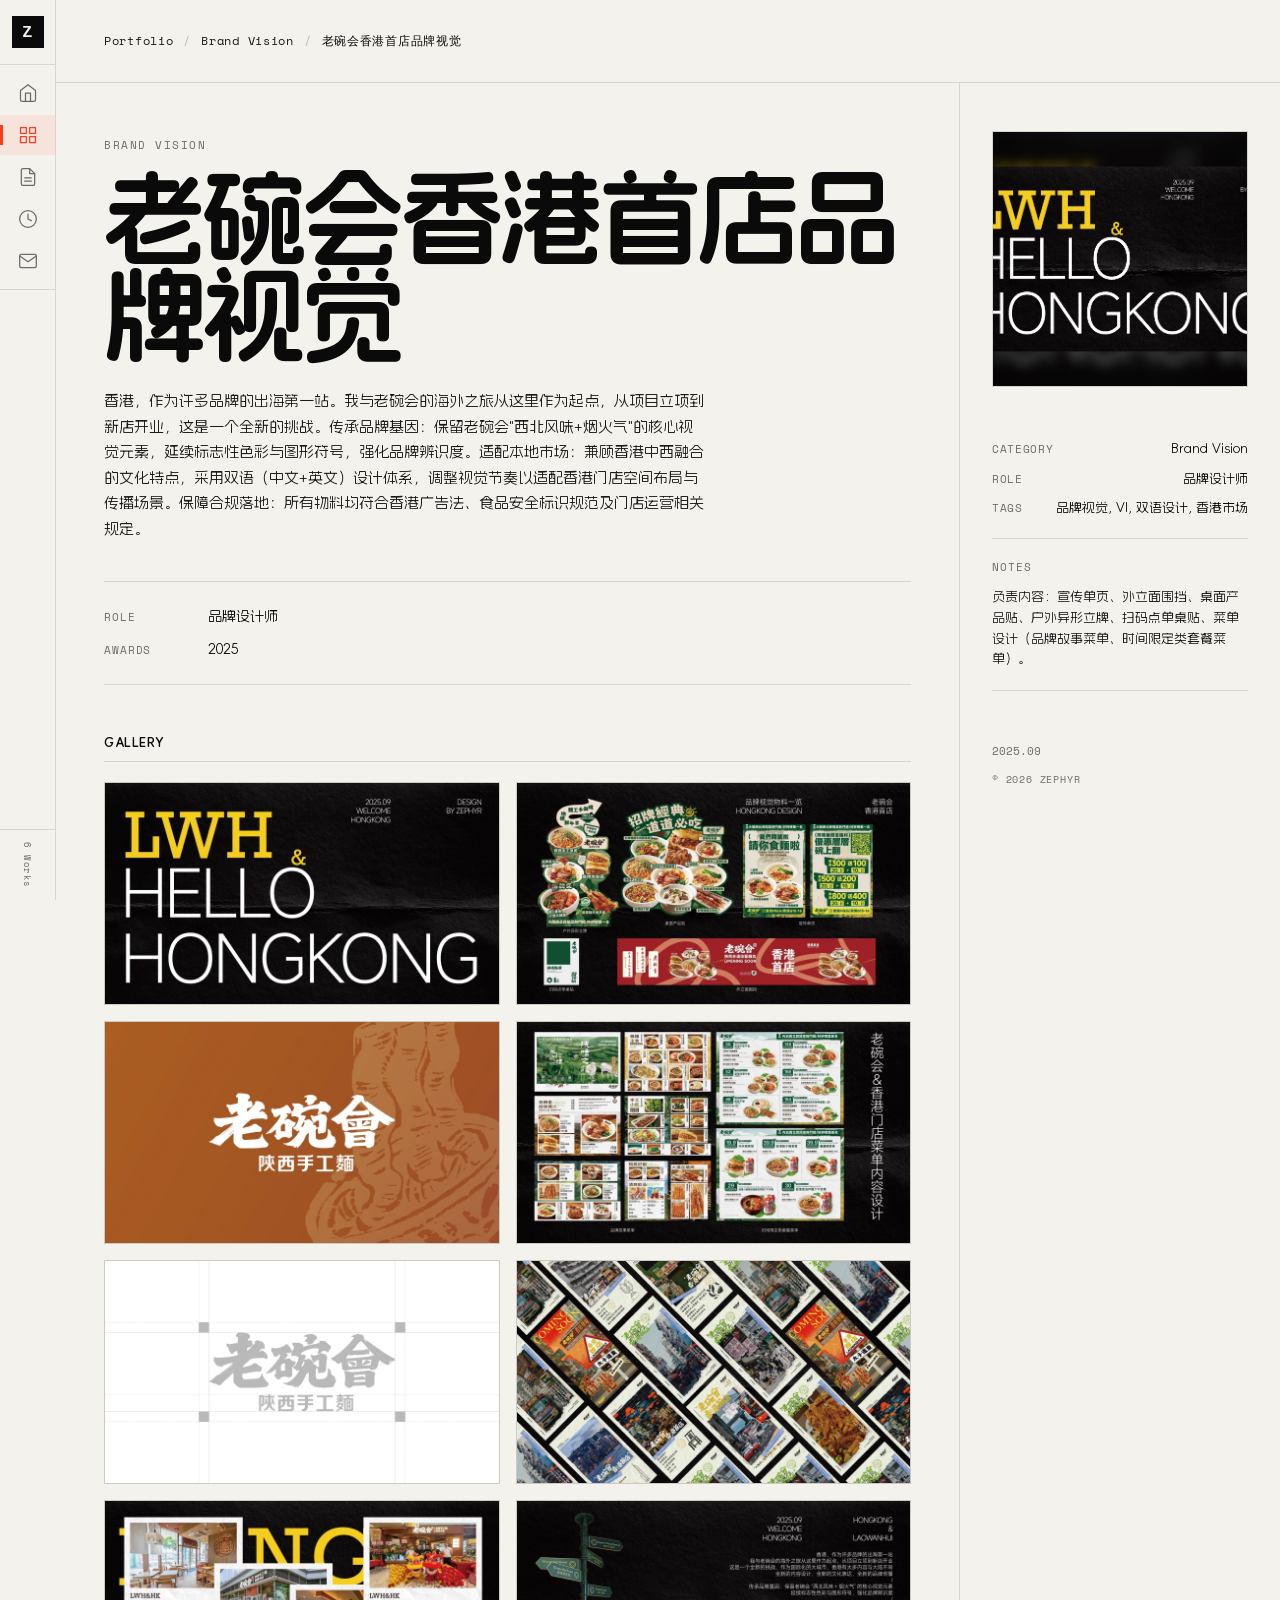
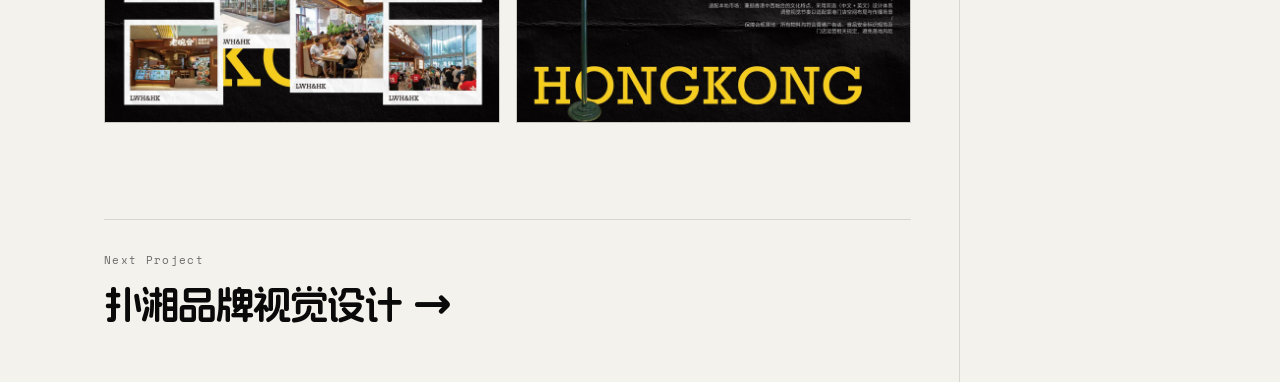
<file: project-detail.html>
<!DOCTYPE html>
<html lang="zh-CN">
<head>
  <meta charset="UTF-8" />
  <meta name="viewport" content="width=device-width, initial-scale=1.0" />
  <meta name="theme-color" content="#f4f2ec" />

  <title>Project — Zephyr Arh</title>
  <meta name="description" content="安若翰（Zephyr Arh）品牌视觉设计项目详解：项目背景、设计策略与落地物料。" />
  <meta name="author" content="Zephyr Arh" />
  <link rel="canonical" id="canonicalLink" href="https://arhgan.github.io/portfolio/" />

  <meta property="og:type" content="article" />
  <meta property="og:site_name" content="Zephyr Arh Portfolio" />
  <meta property="og:title" content="Project — Zephyr Arh" />
  <meta property="og:description" content="安若翰（Zephyr Arh）品牌视觉设计项目详解：项目背景、设计策略与落地物料。" />
  <meta property="og:image" content="https://arhgan.github.io/portfolio/assets/og-cover.png" />
  <meta property="og:locale" content="zh_CN" />
  <meta name="twitter:card" content="summary_large_image" />

  <link rel="icon" href="assets/favicon.svg" type="image/svg+xml" />
  <link rel="apple-touch-icon" href="assets/apple-touch-icon.png" />

  <link rel="preconnect" href="https://fonts.loli.net" crossorigin />
  <link rel="preconnect" href="https://fonts.gstatic.com" crossorigin />
  <link rel="stylesheet" href="project-detail.css?v=5" />
  <link rel="stylesheet" href="styles.css?v=5" />
  <link href="https://fonts.loli.net/css2?family=Inter:wght@300;400;500;600;700;900&family=Space+Mono:wght@400;700&display=swap" rel="stylesheet" />
</head>
<body>
  <!-- Sidebar Navigation -->
  <aside class="sidebar">
    <div class="sidebar-inner">
      <div class="sidebar-logo">
        <span class="logo-mark">Z</span>
      </div>

      <nav class="nav-icons">
        <!-- Home -->
        <div class="nav-item has-panel" data-nav="home">
          <a href="index.html#home" class="nav-icon" data-section="home" title="Home">
            <svg width="20" height="20" viewBox="0 0 24 24" fill="none" stroke="currentColor" stroke-width="1.5" stroke-linecap="round" stroke-linejoin="round"><path d="M3 9l9-7 9 7v11a2 2 0 0 1-2 2H5a2 2 0 0 1-2-2z"/><polyline points="9 22 9 12 15 12 15 22"/></svg>
          </a>
        </div>

        <!-- Portfolio / Works -->
        <div class="nav-item has-panel" data-nav="portfolio">
          <a href="index.html#portfolio" class="nav-icon active" data-section="portfolio" title="Portfolio">
            <svg width="20" height="20" viewBox="0 0 24 24" fill="none" stroke="currentColor" stroke-width="1.5" stroke-linecap="round" stroke-linejoin="round"><rect x="3" y="3" width="7" height="7"/><rect x="14" y="3" width="7" height="7"/><rect x="14" y="14" width="7" height="7"/><rect x="3" y="14" width="7" height="7"/></svg>
          </a>
          <!-- Flyout: Categories -->
          <div class="flyout-panel" data-panel="portfolio">
            <div class="flyout-label">Categories</div>
            <div class="flyout-list">
              <div class="cat-group">
                <button class="cat-item active" data-filter="all">
                  <span class="cat-name">All</span>
                  <span class="cat-count">6</span>
                </button>
              </div>
              <div class="cat-group" data-cat="brand">
                <button class="cat-item" data-filter="brand">
                  <span class="cat-name">Brand Vision</span>
                  <span class="cat-count">2</span>
                </button>
                <div class="cat-children">
                  <a href="project-detail.html?id=1" class="cat-sub">老碗会香港首店品牌视觉</a>
                  <a href="project-detail.html?id=2" class="cat-sub">扑湘品牌视觉设计</a>
                </div>
              </div>
              <div class="cat-group" data-cat="poster">
                <button class="cat-item" data-filter="poster">
                  <span class="cat-name">Posters</span>
                  <span class="cat-count">1</span>
                </button>
                <div class="cat-children">
                  <a href="project-detail.html?id=3" class="cat-sub">广州天河花城汇南区店开业</a>
                </div>
              </div>
              <div class="cat-group" data-cat="exhibition">
                <button class="cat-item" data-filter="exhibition">
                  <span class="cat-name">Exhibitions</span>
                  <span class="cat-count">1</span>
                </button>
                <div class="cat-children">
                  <a href="project-detail.html?id=4" class="cat-sub">PALATABLE 展会活动视觉</a>
                </div>
              </div>
              <div class="cat-group" data-cat="merchandise">
                <button class="cat-item" data-filter="merchandise">
                  <span class="cat-name">Merchandise</span>
                  <span class="cat-count">1</span>
                </button>
                <div class="cat-children">
                  <a href="project-detail.html?id=5" class="cat-sub">品牌周边衍生品设计</a>
                </div>
              </div>
              <div class="cat-group" data-cat="other">
                <button class="cat-item" data-filter="other">
                  <span class="cat-name">Other Design</span>
                  <span class="cat-count">1</span>
                </button>
                <div class="cat-children">
                  <a href="project-detail.html?id=6" class="cat-sub">老碗会非遗技艺面食视觉</a>
                </div>
              </div>
            </div>
          </div>
        </div>

        <!-- Articles -->
        <div class="nav-item has-panel" data-nav="articles">
          <a href="index.html#articles" class="nav-icon" data-section="articles" title="Articles">
            <svg width="20" height="20" viewBox="0 0 24 24" fill="none" stroke="currentColor" stroke-width="1.5" stroke-linecap="round" stroke-linejoin="round"><path d="M14 2H6a2 2 0 0 0-2 2v16a2 2 0 0 0 2 2h12a2 2 0 0 0 2-2V8z"/><polyline points="14 2 14 8 20 8"/><line x1="16" y1="13" x2="8" y2="13"/><line x1="16" y1="17" x2="8" y2="17"/></svg>
          </a>
          <!-- Flyout: Articles -->
          <div class="flyout-panel" data-panel="articles">
            <div class="flyout-label">Articles</div>
            <div class="flyout-list">
              <a href="article-detail.html?id=1" class="flyout-item">
                <span class="flyout-date">2025.09.01</span>
                <span class="flyout-title">品牌出海：老碗会香港首店的视觉策略</span>
                <span class="flyout-tag">Brand</span>
              </a>
              <a href="article-detail.html?id=2" class="flyout-item">
                <span class="flyout-date">2025.06.15</span>
                <span class="flyout-title">从0到1：构建餐饮品牌视觉体系</span>
                <span class="flyout-tag">Design</span>
              </a>
              <a href="article-detail.html?id=3" class="flyout-item">
                <span class="flyout-date">2025.03.20</span>
                <span class="flyout-title">湘味烟火气：扑湘品牌的设计语言</span>
                <span class="flyout-tag">Brand</span>
              </a>
              <a href="article-detail.html?id=4" class="flyout-item">
                <span class="flyout-date">2024.12.10</span>
                <span class="flyout-title">非遗技艺的现代化视觉表达</span>
                <span class="flyout-tag">Design</span>
              </a>
            </div>
          </div>
        </div>

        <!-- Timeline / Experience -->
        <div class="nav-item has-panel" data-nav="timeline">
          <a href="index.html#timeline" class="nav-icon" data-section="timeline" title="Timeline">
            <svg width="20" height="20" viewBox="0 0 24 24" fill="none" stroke="currentColor" stroke-width="1.5" stroke-linecap="round" stroke-linejoin="round"><circle cx="12" cy="12" r="10"/><polyline points="12 6 12 12 16 14"/></svg>
          </a>
          <!-- Flyout: Timeline -->
          <div class="flyout-panel" data-panel="timeline">
            <div class="flyout-label">Experience</div>
            <div class="flyout-list">
              <a href="index.html#timeline" class="flyout-item">
                <span class="flyout-date">2026.6-至今</span>
                <span class="flyout-title">余百年-设计主管</span>
              </a>
              <a href="index.html#timeline" class="flyout-item">
                <span class="flyout-date">2023-2026</span>
                <span class="flyout-title">老碗会-平面设计师</span>
              </a>
              <a href="index.html#timeline" class="flyout-item">
                <span class="flyout-date">2021-2023</span>
                <span class="flyout-title">蜜雪冰城-品牌设计师</span>
              </a>
              <a href="index.html#timeline" class="flyout-item">
                <span class="flyout-date">2019-2021</span>
                <span class="flyout-title">深圳丞诚科技-平面设计师</span>
              </a>
            </div>
          </div>
        </div>

        <!-- Contact -->
        <div class="nav-item has-panel" data-nav="contact">
          <a href="index.html#contact" class="nav-icon" data-section="contact" title="Contact">
            <svg width="20" height="20" viewBox="0 0 24 24" fill="none" stroke="currentColor" stroke-width="1.5" stroke-linecap="round" stroke-linejoin="round"><path d="M4 4h16c1.1 0 2 .9 2 2v12c0 1.1-.9 2-2 2H4c-1.1 0-2-.9-2-2V6c0-1.1.9-2 2-2z"/><polyline points="22,6 12,13 2,6"/></svg>
          </a>
          <!-- Flyout: Contact -->
          <div class="flyout-panel" data-panel="contact">
            <div class="flyout-label">Contact</div>
            <div class="flyout-list">
              <a href="https://www.pinterest.com/anrster/" class="flyout-item" target="_blank" rel="noopener">
                <span class="flyout-idx">Pinterest</span>
                <span class="flyout-title">@anrster</span>
              </a>
              <a href="https://github.com/ArhGan" class="flyout-item" target="_blank" rel="noopener">
                <span class="flyout-idx">Github</span>
                <span class="flyout-title">@ArhGan</span>
              </a>
              <button type="button" class="flyout-item" data-copy="49616864504">
                <span class="flyout-idx">RedNote</span>
                <span class="flyout-title">49616864504</span>
              </button>
              <button type="button" class="flyout-item" data-copy="An-Thor">
                <span class="flyout-idx">Wechat</span>
                <span class="flyout-title">An-Thor</span>
              </button>
              <a href="tel:+8617722449034" class="flyout-item">
                <span class="flyout-idx">Tel</span>
                <span class="flyout-title">+86 177 2244 9034</span>
              </a>
            </div>
          </div>
        </div>
      </nav>
    </div>

    <div class="sidebar-bottom">
      <span class="works-count">6 Works</span>
    </div>
  </aside>

  <!-- Flyout panel backdrop (mobile) -->
  <div class="flyout-overlay" id="flyoutOverlay" aria-hidden="true"></div>

  <!-- Mobile Top Bar -->
  <header class="mobile-topbar">
    <a href="index.html#home" class="mobile-logo">Z</a>
    <div class="mobile-top-actions">
      <a href="index.html#portfolio" class="mobile-action-btn" aria-label="Back">
        <svg width="20" height="20" viewBox="0 0 24 24" fill="none" stroke="currentColor" stroke-width="1.5" stroke-linecap="round" stroke-linejoin="round"><polyline points="15 18 9 12 15 6"></polyline></svg>
      </a>
      <button class="mobile-action-btn" id="mobileMenuBtn" aria-label="Menu">
        <svg width="20" height="20" viewBox="0 0 24 24" fill="none" stroke="currentColor" stroke-width="1.5" stroke-linecap="round" stroke-linejoin="round"><rect x="3" y="3" width="7" height="7"></rect><rect x="14" y="3" width="7" height="7"></rect><rect x="14" y="14" width="7" height="7"></rect><rect x="3" y="14" width="7" height="7"></rect></svg>
      </button>
    </div>
  </header>

  <!-- Mobile Bottom Navigation -->
  <nav class="mobile-bottomnav" aria-label="Mobile navigation">
    <a href="index.html#home" class="mb-item" data-mb="home">
      <svg width="22" height="22" viewBox="0 0 24 24" fill="none" stroke="currentColor" stroke-width="1.5" stroke-linecap="round" stroke-linejoin="round"><path d="M3 9l9-7 9 7v11a2 2 0 0 1-2 2H5a2 2 0 0 1-2-2z"></path><polyline points="9 22 9 12 15 12 15 22"></polyline></svg>
      <span class="mb-label">Home</span>
    </a>
    <a href="index.html#portfolio" class="mb-item active" data-mb="portfolio">
      <svg width="22" height="22" viewBox="0 0 24 24" fill="none" stroke="currentColor" stroke-width="1.5" stroke-linecap="round" stroke-linejoin="round"><rect x="3" y="3" width="7" height="7"></rect><rect x="14" y="3" width="7" height="7"></rect><rect x="14" y="14" width="7" height="7"></rect><rect x="3" y="14" width="7" height="7"></rect></svg>
      <span class="mb-label">Work</span>
    </a>
    <a href="index.html#articles" class="mb-item" data-mb="articles">
      <svg width="22" height="22" viewBox="0 0 24 24" fill="none" stroke="currentColor" stroke-width="1.5" stroke-linecap="round" stroke-linejoin="round"><path d="M14 2H6a2 2 0 0 0-2 2v16a2 2 0 0 0 2 2h12a2 2 0 0 0 2-2V8z"></path><polyline points="14 2 14 8 20 8"></polyline><line x1="16" y1="13" x2="8" y2="13"></line><line x1="16" y1="17" x2="8" y2="17"></line></svg>
      <span class="mb-label">Blog</span>
    </a>
    <a href="index.html#timeline" class="mb-item" data-mb="timeline">
      <svg width="22" height="22" viewBox="0 0 24 24" fill="none" stroke="currentColor" stroke-width="1.5" stroke-linecap="round" stroke-linejoin="round"><circle cx="12" cy="12" r="10"></circle><polyline points="12 6 12 12 16 14"></polyline></svg>
      <span class="mb-label">About</span>
    </a>
    <a href="index.html#contact" class="mb-item" data-mb="contact">
      <svg width="22" height="22" viewBox="0 0 24 24" fill="none" stroke="currentColor" stroke-width="1.5" stroke-linecap="round" stroke-linejoin="round"><path d="M4 4h16c1.1 0 2 .9 2 2v12c0 1.1-.9 2-2 2H4c-1.1 0-2-.9-2-2V6c0-1.1.9-2 2-2z"></path><polyline points="22,6 12,13 2,6"></polyline></svg>
      <span class="mb-label">Contact</span>
    </a>
  </nav>

  <!-- Project Detail Main -->
  <main class="detail-main">
    <!-- Breadcrumb -->
    <nav class="breadcrumb">
      <a href="index.html#portfolio">Portfolio</a>
      <span class="sep">/</span>
      <a href="index.html#portfolio" id="crumbCat">Motion</a>
      <span class="sep">/</span>
      <span class="current" id="crumbTitle">Project Title 01</span>
    </nav>

    <div class="detail-layout">
      <!-- Left: Main Content -->
      <div class="detail-content">
        <div class="detail-header">
          <span class="detail-cat" id="detailCat">MOTION</span>
          <h1 class="detail-title" id="detailTitle">Project Title 01</h1>
          <p class="detail-desc" id="detailDesc">
            This is a sample project description. Replace this text with your own project details. Describe the concept, process, and outcome of your work.
          </p>
        </div>

        <div class="detail-meta">
          <div class="meta-row">
            <span class="meta-label">Role</span>
            <span class="meta-value" id="detailRole">Designer, Developer</span>
          </div>
          <div class="meta-row">
            <span class="meta-label">Awards</span>
            <span class="meta-value" id="detailAwards">None</span>
          </div>
        </div>

        <!-- Gallery Section -->
        <section class="detail-section">
          <h2 class="section-label">Gallery</h2>
          <div class="gallery" id="gallery" aria-label="项目图片"></div>
        </section>

        <!-- Next Project -->
        <div class="next-project">
          <a href="#" id="nextLink">
            <span class="next-label">Next Project</span>
            <span class="next-title" id="nextTitle">Project Title 02 →</span>
          </a>
        </div>
      </div>

      <!-- Right: Info Panel -->
      <aside class="detail-sidebar">
        <div class="detail-thumb">
          <img id="detailThumb" src="assets/work/p1/cover.webp" alt="项目封面" width="1400" height="1050" />
        </div>

        <div class="info-block">
          <div class="info-row">
            <span class="info-label">Category</span>
            <span class="info-value" id="infoCat">Motion</span>
          </div>
          <div class="info-row">
            <span class="info-label">Role</span>
            <span class="info-value" id="infoRole">Designer</span>
          </div>
          <div class="info-row">
            <span class="info-label">Tags</span>
            <span class="info-value" id="infoTags">Brand, Motion</span>
          </div>
        </div>

        <div class="info-block">
          <span class="info-label-block">Notes</span>
          <p class="info-note" id="infoNote">Replace this with your own project notes and additional information.</p>
        </div>

        <div class="detail-dates">
          <span id="detailDate">2024</span>
          <span class="copyright">© 2026 ZEPHYR</span>
        </div>
      </aside>
    </div>
  </main>

  <!-- Lightbox -->
  <div class="lightbox" id="lightbox" role="dialog" aria-modal="true" aria-label="图片预览" aria-hidden="true">
    <button class="lightbox-close" id="lightboxClose" aria-label="关闭">×</button>
    <button class="lightbox-nav lightbox-prev" id="lightboxPrev" aria-label="上一张">‹</button>
    <button class="lightbox-nav lightbox-next" id="lightboxNext" aria-label="下一张">›</button>
    <div class="lightbox-content" id="lightboxContent"></div>
    <span class="lightbox-counter" id="lightboxCounter"></span>
  </div>

  <script src="project-detail.js?v=5"></script>
</body>
</html>
</file>
<file: styles.css>
/* =========================================================
   International Style / Swiss Design Portfolio
   Inspired by Young-Portfolio
   ========================================================= */

/* Alibaba FangYuanTi VF - 阿里巴巴方圆体可变字体 */
@font-face {
  font-family: 'Alibaba FangYuanTi VF';
  font-style: normal;
  font-weight: 100 900;
  font-display: swap;
  src: url('fonts/AlibabaFangYuanTi-VF.woff2') format('woff2-variations'),
       url('fonts/AlibabaFangYuanTi-VF.ttf') format('truetype-variations');
}

:root {
  --bg: #f4f2ec;
  --fg: #0a0a0a;
  --fg-soft: #1a1a1a;
  --muted: #6b6b6b;
  --line: rgba(10, 10, 10, 0.12);
  --line-strong: rgba(10, 10, 10, 0.24);
  --accent: #ff3b1f;
  --sidebar-w: 56px;
  --content-max: 1400px;
  --gutter: 40px;
  --font-sans: 'Alibaba FangYuanTi VF', 'Alibaba FangYuanTi', 'Inter', -apple-system, BlinkMacSystemFont, 'Segoe UI', 'PingFang SC', 'Microsoft YaHei', sans-serif;
  --font-mono: 'Space Mono', 'Courier New', monospace;
}

* {
  box-sizing: border-box;
  margin: 0;
  padding: 0;
}

html {
  scroll-behavior: smooth;
  overflow-x: hidden;
}

body {
  background: var(--bg);
  color: var(--fg);
  font-family: var(--font-sans);
  font-weight: 400;
  line-height: 1.5;
  -webkit-font-smoothing: antialiased;
  -moz-osx-font-smoothing: grayscale;
  font-feature-settings: 'ss01', 'cv11';
}

a {
  color: inherit;
  text-decoration: none;
}

/* =========================================================
   Accessibility Baseline
   ========================================================= */

.skip-link {
  position: fixed;
  top: 8px;
  left: 8px;
  z-index: 10000;
  padding: 10px 18px;
  background: var(--fg);
  color: var(--bg);
  border-radius: 999px;
  font-size: 13px;
  transform: translateY(-160%);
  transition: transform 0.2s ease;
}

.skip-link:focus-visible {
  transform: translateY(0);
}

:focus-visible {
  outline: 2px solid var(--accent);
  outline-offset: 3px;
  border-radius: 2px;
}

.sr-only {
  position: absolute;
  width: 1px;
  height: 1px;
  padding: 0;
  margin: -1px;
  overflow: hidden;
  clip: rect(0, 0, 0, 0);
  white-space: nowrap;
  border: 0;
}

img {
  max-width: 100%;
  display: block;
}

button {
  font-family: inherit;
  cursor: pointer;
  background: none;
  border: none;
  color: inherit;
}

/* =========================================================
   Sidebar (Narrow Icon Strip + Flyout Panels)
   ========================================================= */
.sidebar {
  position: fixed;
  top: 0;
  left: 0;
  width: var(--sidebar-w);
  height: 100vh;
  padding: 0;
  border-right: 1px solid var(--line);
  display: flex;
  flex-direction: column;
  justify-content: space-between;
  z-index: 100;
  background: var(--bg);
}

.sidebar-inner {
  display: flex;
  flex-direction: column;
  align-items: center;
  padding: 16px 0;
  flex: 1;
  width: 100%;
}

.sidebar-logo {
  margin-bottom: 16px;
  width: 100%;
  text-align: center;
}

.sidebar-logo .logo-mark {
  display: inline-flex;
  align-items: center;
  justify-content: center;
  width: 32px;
  height: 32px;
  background: var(--fg);
  color: var(--bg);
  font-size: 15px;
  font-weight: 900;
  letter-spacing: 0;
}

.nav-icons {
  display: flex;
  flex-direction: column;
  gap: 2px;
  width: 100%;
  padding: 8px 0;
  border-top: 1px solid var(--line);
  border-bottom: 1px solid var(--line);
  align-items: center;
}

.nav-item {
  position: relative;
  width: 100%;
  display: flex;
  justify-content: center;
}

.nav-icon {
  display: flex;
  align-items: center;
  justify-content: center;
  width: 100%;
  padding: 10px 0;
  color: var(--muted);
  transition: color 0.2s, background 0.2s;
  position: relative;
}

.nav-icon:hover {
  color: var(--fg);
}

.nav-icon.active {
  color: var(--accent);
  background: rgba(255, 59, 31, 0.08);
}

.nav-icon.active::before {
  content: '';
  position: absolute;
  left: 0;
  top: 50%;
  transform: translateY(-50%);
  width: 3px;
  height: 20px;
  background: var(--accent);
}

/* =========================================================
   Flyout Panels
   ========================================================= */
.flyout-panel {
  position: absolute;
  left: 100%;
  top: 0;
  min-width: 220px;
  max-width: 260px;
  background: var(--bg);
  border: 1px solid var(--line);
  border-left: none;
  padding: 16px 0;
  box-shadow: 4px 0 24px rgba(0, 0, 0, 0.08);
  opacity: 0;
  visibility: hidden;
  transform: translateX(-4px);
  transition: opacity 0.2s, transform 0.2s, visibility 0.2s;
  z-index: 200;
  max-height: 80vh;
  overflow-y: auto;
}

.nav-item:hover .flyout-panel,
.nav-item.open .flyout-panel {
  opacity: 1;
  visibility: visible;
  transform: translateX(0);
}

.flyout-label {
  font-family: var(--font-mono);
  font-size: 10px;
  letter-spacing: 0.12em;
  color: var(--muted);
  text-transform: uppercase;
  padding: 0 16px 10px;
  border-bottom: 1px solid var(--line);
  margin-bottom: 8px;
}

.flyout-list {
  display: flex;
  flex-direction: column;
  padding: 0 8px;
}

/* Flyout list items (for articles, timeline, contact) */
.flyout-item {
  display: flex;
  width: 100%;
  text-align: left;
  flex-direction: column;
  gap: 2px;
  padding: 10px 12px;
  font-size: 12px;
  color: var(--fg-soft);
  text-decoration: none;
  border-bottom: 1px solid var(--line);
  transition: background 0.15s, color 0.15s;
  position: relative;
}

.flyout-item:last-child {
  border-bottom: none;
}

.flyout-item:hover {
  background: var(--fg);
  color: var(--bg);
}

.flyout-item:hover .flyout-date,
.flyout-item:hover .flyout-tag,
.flyout-item:hover .flyout-idx {
  color: var(--bg);
}

.flyout-date {
  font-family: var(--font-mono);
  font-size: 10px;
  color: var(--muted);
  letter-spacing: 0.04em;
}

.flyout-title {
  font-size: 13px;
  font-weight: 500;
  letter-spacing: -0.01em;
  line-height: 1.3;
}

.flyout-tag {
  font-family: var(--font-mono);
  font-size: 10px;
  color: var(--muted);
  text-transform: uppercase;
  letter-spacing: 0.08em;
}

.flyout-idx {
  font-family: var(--font-mono);
  font-size: 10px;
  color: var(--muted);
  letter-spacing: 0.06em;
}

/* =========================================================
   Flyout: Category list (reused cat styles from before)
   ========================================================= */
.cat-group {
  width: 100%;
}

.cat-item {
  display: flex;
  justify-content: space-between;
  align-items: center;
  width: 100%;
  padding: 7px 12px;
  background: none;
  border: none;
  border-radius: 0;
  font-family: var(--font-sans);
  font-size: 12px;
  color: var(--fg-soft);
  cursor: pointer;
  transition: color 0.2s, background 0.2s;
  text-align: left;
  position: relative;
}

.cat-name {
  font-weight: 500;
  font-size: 12px;
  color: var(--fg-soft);
  white-space: nowrap;
}

.cat-count {
  font-family: var(--font-mono);
  font-size: 10px;
  color: var(--muted);
  flex-shrink: 0;
}

.cat-item:hover {
  color: var(--fg);
  background: rgba(0, 0, 0, 0.03);
}

.cat-item.active {
  color: var(--accent);
}

.cat-item.active .cat-count {
  color: var(--accent);
}

.cat-children {
  max-height: 0;
  overflow: hidden;
  transition: max-height 0.3s ease;
  display: flex;
  flex-direction: column;
  padding-left: 16px;
}

.cat-group.expanded .cat-children {
  max-height: 200px;
}

.cat-sub {
  display: block;
  padding: 5px 12px 5px 16px;
  font-size: 11px;
  font-family: var(--font-sans);
  color: var(--muted);
  text-decoration: none;
  transition: color 0.2s;
  position: relative;
}

.cat-sub::before {
  content: '·';
  position: absolute;
  left: 4px;
  color: var(--muted);
}

.cat-sub:hover {
  color: var(--accent);
}

/* =========================================================
   Sidebar Bottom
   ========================================================= */
.sidebar-bottom {
  display: flex;
  align-items: center;
  justify-content: center;
  padding: 12px 0;
  width: 100%;
  border-top: 1px solid var(--line);
}

.works-count {
  font-family: var(--font-mono);
  font-size: 9px;
  letter-spacing: 0.06em;
  color: var(--muted);
  text-align: center;
  writing-mode: vertical-rl;
  text-orientation: mixed;
}

/* =========================================================
   Mobile Navigation (hidden on desktop)
   ========================================================= */
.mobile-topbar {
  display: none;
}

.mobile-bottomnav {
  display: none;
}

/* =========================================================
   Main Layout
   ========================================================= */
.main {
  margin-left: var(--sidebar-w);
  min-height: 100vh;
}

.section {
  padding: 80px 80px;
  border-bottom: 1px solid var(--line);
  position: relative;
}

.section:last-of-type {
  border-bottom: none;
}

/* =========================================================
   Hero Section
   ========================================================= */
.hero {
  min-height: 100vh;
  position: relative;
  padding: 60px 80px 40px;
  display: grid;
  grid-template-rows: auto auto auto auto;
  gap: 32px;
  overflow: visible;
}

/* Meta labels */
.hero-content {
  position: relative;
  z-index: 3;
  order: 1;
}

/* Background layer: large name text */
.hero-bg {
  position: relative;
  z-index: 1;
  pointer-events: none;
  order: 2;
}

.hero-bg .display-text {
  font-size: clamp(100px, 15vw, 260px);
  font-weight: 900;
  line-height: 0.9;
  letter-spacing: -0.05em;
  text-transform: uppercase;
  color: var(--fg);
  margin: 0;
}

.hero-bg .display-text .line {
  display: block;
}

.hero-bg .display-text em {
  font-style: italic;
  font-weight: 300;
  font-family: Georgia, 'Times New Roman', serif;
  letter-spacing: -0.03em;
}

/* Photo layer */
.hero-photo {
  position: absolute;
  top: 8%;
  right: 60px;
  width: clamp(220px, 26vw, 360px);
  z-index: 2;
}

.photo-shape {
  position: absolute;
  top: -24px;
  left: -24px;
  width: 100%;
  height: 100%;
  background: var(--accent);
  z-index: -1;
}

.hero-photo img {
  width: 100%;
  height: auto;
  display: block;
  border: 1px solid var(--line);
}

.hero-top {
  display: flex;
  justify-content: space-between;
  align-items: center;
}

.hero-meta {
  display: flex;
  align-items: flex-start;
  gap: 12px;
  font-family: var(--font-mono);
  font-size: 11px;
  letter-spacing: 0.12em;
  text-transform: uppercase;
}

.meta-block {
  display: flex;
  flex-direction: column;
  gap: 4px;
}

.meta-cn {
  font-family: 'Alibaba FangYuanTi VF', 'Alibaba FangYuanTi', var(--font-sans);
  font-size: 12px;
  letter-spacing: 0.04em;
  color: var(--muted);
  text-transform: none;
  font-weight: 400;
}

.meta-divider {
  color: var(--line-strong);
}

.meta-item {
  color: var(--fg);
}

.hero-sub {
  display: flex;
  flex-direction: column;
  gap: 16px;
  max-width: 460px;
  order: 3;
}

.period {
  font-family: var(--font-mono);
  font-size: 12px;
  color: var(--muted);
  letter-spacing: 0.08em;
}

.hero-desc {
  font-size: 14px;
  line-height: 1.65;
  color: var(--fg-soft);
}

.hero-desc strong {
  font-weight: 600;
  background: linear-gradient(transparent 65%, rgba(255, 59, 31, 0.25) 65%);
  padding: 0 2px;
}

.hero-desc p + p {
  margin-top: 10px;
}

/* Bottom bar */
.hero-bottom {
  display: flex;
  justify-content: space-between;
  align-items: flex-end;
  padding-top: 32px;
  border-top: 1px solid var(--line);
  order: 4;
}

.focus-areas {
  display: flex;
  flex-direction: column;
  gap: 10px;
  font-family: var(--font-mono);
}

.focus-label {
  font-size: 10px;
  letter-spacing: 0.15em;
  color: var(--muted);
  text-transform: uppercase;
}

.focus-tags {
  font-size: 14px;
  font-weight: 600;
  letter-spacing: 0.05em;
  display: flex;
  gap: 8px;
}

.explore-btn {
  font-family: var(--font-mono);
  font-size: 12px;
  letter-spacing: 0.08em;
  padding: 14px 24px;
  border: 1px solid var(--fg);
  border-radius: 100px;
  transition: all 0.25s ease;
  display: inline-flex;
  align-items: center;
  gap: 4px;
}

.explore-btn:hover {
  background: var(--fg);
  color: var(--bg);
  box-shadow: 4px 4px 0 var(--accent);
}

/* === 04 Magnetic Button === */
[data-magnetic] {
  transition: transform 0.2s cubic-bezier(0.16, 1, 0.3, 1);
}

[data-magnetic] .btn-text {
  display: inline-block;
  transition: transform 0.2s cubic-bezier(0.16, 1, 0.3, 1);
}

/* =========================================================
   Section Header
   ========================================================= */
.section-header {
  display: grid;
  grid-template-columns: 100px 1fr 300px;
  gap: 32px;
  align-items: end;
  padding-bottom: 40px;
  margin-bottom: 48px;
  border-bottom: 1px solid var(--line);
}

.section-num {
  font-family: var(--font-mono);
  font-size: 12px;
  color: var(--muted);
  letter-spacing: 0.1em;
  padding-bottom: 6px;
}

.section-title {
  font-size: clamp(48px, 7vw, 112px);
  font-weight: 800;
  line-height: 0.95;
  letter-spacing: -0.03em;
  text-transform: uppercase;
}

.section-title-wrap {
  display: flex;
  flex-direction: column;
  gap: 10px;
}

.section-title-wrap .section-title {
  margin: 0;
}

.section-title-cn {
  font-family: 'Alibaba FangYuanTi VF', 'Alibaba FangYuanTi', var(--font-sans);
  font-size: clamp(14px, 1.5vw, 18px);
  font-weight: 400;
  letter-spacing: 0.08em;
  color: var(--muted);
  text-transform: none;
}

.section-desc {
  font-size: 14px;
  color: var(--fg-soft);
  line-height: 1.6;
  max-width: 300px;
  padding-bottom: 6px;
}

/* =========================================================
   Filters
   ========================================================= */
.filters {
  display: flex;
  flex-wrap: wrap;
  gap: 8px;
  margin-bottom: 40px;
}

.filter-btn {
  font-family: var(--font-mono);
  font-size: 11px;
  letter-spacing: 0.08em;
  padding: 8px 18px;
  border: 1px solid var(--line-strong);
  border-radius: 100px;
  transition: all 0.2s;
  color: var(--fg-soft);
}

.filter-btn:hover {
  border-color: var(--fg);
}

.filter-btn.active {
  background: var(--fg);
  color: var(--bg);
  border-color: var(--fg);
}

/* =========================================================
   Portfolio Grid
   ========================================================= */
.grid {
  display: grid;
  grid-template-columns: repeat(12, 1fr);
  gap: 32px;
  align-items: stretch;
}

.card {
  grid-column: span 6;
  display: flex;
  flex-direction: column;
  cursor: pointer;
  transition: transform 0.3s ease;
  text-decoration: none;
  color: inherit;
  height: 100%;
}

.card:nth-child(3n) {
  grid-column: span 6;
}

.card:nth-child(7n) {
  grid-column: span 6;
}

.card:nth-child(odd):not(:first-child) {
  grid-column: span 6;
}

.card-image {
  position: relative;
  aspect-ratio: 4 / 3;
  overflow: hidden;
  background-color: #e8e5dd;
  border: 1px solid var(--line);
  transform: translateZ(0);
}

/* === 03 Depth Card: 3D Tilt === */
.card[data-tilt] {
  transform-style: preserve-3d;
  perspective: 800px;
}

.card[data-tilt] .card-image {
  transform: translateZ(0);
  transition: transform 0.1s ease;
}

.card[data-tilt] .card-body {
  transform: translateZ(20px);
  transition: transform 0.1s ease;
}

.card[data-tilt] .card-index {
  transform: translateZ(30px);
}

.card[data-tilt] .card-overlay {
  transform: translateZ(15px);
}

.card[data-tilt] .card-image::after {
  content: '';
  position: absolute;
  inset: 0;
  background: radial-gradient(circle at var(--mx, 50%) var(--my, 50%), rgba(255,255,255,0.15), transparent 60%);
  opacity: 0;
  transition: opacity 0.3s ease;
  pointer-events: none;
}

.card[data-tilt]:hover .card-image::after {
  opacity: 1;
}

.card-image img {
  width: 100%;
  height: 100%;
  object-fit: cover;
  transition: transform 0.5s cubic-bezier(0.16, 1, 0.3, 1);
  display: block;
}

.card:hover .card-image img {
  transform: scale(1.03);
}

.card-index {
  position: absolute;
  top: 16px;
  left: 16px;
  font-family: var(--font-mono);
  font-size: 11px;
  color: var(--fg);
  background: var(--bg);
  padding: 4px 8px;
  border-radius: 100px;
  z-index: 2;
}

.card-overlay {
  position: absolute;
  inset: 0;
  display: flex;
  align-items: flex-end;
  justify-content: flex-start;
  padding: 24px;
  background: linear-gradient(to top, rgba(0, 0, 0, 0.55) 0%, transparent 55%);
  opacity: 0;
  transition: opacity 0.3s;
}

.card:hover .card-overlay {
  opacity: 1;
}

.card-view {
  color: #fff;
  font-family: var(--font-mono);
  font-size: 12px;
  letter-spacing: 0.08em;
  padding: 10px 18px;
  background: var(--accent);
  border-radius: 100px;
}

.card-body {
  padding: 20px 4px 0;
  display: flex;
  flex-direction: column;
  gap: 6px;
  flex: 1;
}

.card-cat {
  font-family: var(--font-mono);
  font-size: 10px;
  letter-spacing: 0.12em;
  color: var(--muted);
  text-transform: uppercase;
}

.card-title {
  font-size: 20px;
  font-weight: 600;
  letter-spacing: -0.01em;
  line-height: 1.3;
}

.card-meta {
  font-family: var(--font-mono);
  font-size: 11px;
  color: var(--muted);
}

/* =========================================================
   Articles
   ========================================================= */
.article-list {
  display: flex;
  flex-direction: column;
}

.article-item {
  display: grid;
  grid-template-columns: 140px 1fr 120px 40px;
  gap: 24px;
  align-items: center;
  padding: 28px 0;
  border-bottom: 1px solid var(--line);
  cursor: pointer;
  transition: background 0.2s, padding 0.3s;
  position: relative;
  text-decoration: none;
  color: inherit;
}

.article-item::before {
  content: '';
  position: absolute;
  left: -16px;
  right: -16px;
  top: 0;
  bottom: 0;
  background: var(--fg);
  opacity: 0;
  transition: opacity 0.2s;
  z-index: -1;
}

.article-item:hover::before {
  opacity: 1;
}

.article-item:hover {
  padding-left: 16px;
  padding-right: 16px;
  text-decoration: none;
}

.article-item:hover .article-title,
.article-item:hover .article-date,
.article-item:hover .article-tag,
.article-item:hover .article-arrow {
  color: var(--bg);
}

.article-date {
  font-family: var(--font-mono);
  font-size: 12px;
  color: var(--muted);
  letter-spacing: 0.04em;
}

.article-title {
  font-size: 22px;
  font-weight: 500;
  letter-spacing: -0.01em;
  line-height: 1.3;
  transition: color 0.2s;
}

.article-tag {
  font-family: var(--font-mono);
  font-size: 11px;
  letter-spacing: 0.1em;
  text-transform: uppercase;
  color: var(--fg);
  text-align: right;
  padding-right: 16px;
  transition: color 0.2s;
}

.article-arrow {
  font-size: 20px;
  font-weight: 300;
  color: var(--fg);
  transition: color 0.2s, transform 0.2s;
  text-align: center;
}

.article-item:hover .article-arrow {
  transform: translate(4px, -4px);
}

/* =========================================================
   Timeline
   ========================================================= */
.timeline-list {
  list-style: none;
  position: relative;
  padding-left: 140px;
}

.timeline-list::before {
  content: '';
  position: absolute;
  left: 92px;
  top: 8px;
  bottom: 8px;
  width: 1px;
  background: var(--line-strong);
}

.timeline-item {
  position: relative;
  display: grid;
  grid-template-columns: 80px 24px 1fr;
  gap: 24px;
  padding: 20px 0 48px;
  align-items: start;
}

.timeline-year {
  font-family: var(--font-mono);
  font-size: 14px;
  font-weight: 700;
  color: var(--fg);
  letter-spacing: 0.05em;
  padding-top: 4px;
}

.timeline-dot {
  width: 10px;
  height: 10px;
  background: var(--fg);
  border-radius: 50%;
  position: relative;
  margin-top: 8px;
}

.timeline-dot::after {
  content: '';
  position: absolute;
  inset: -4px;
  border: 1px solid var(--line-strong);
  border-radius: 50%;
}

.timeline-content {
  display: flex;
  flex-direction: column;
  gap: 8px;
}

.timeline-content h3 {
  font-size: 18px;
  font-weight: 600;
  letter-spacing: -0.01em;
  margin-bottom: 4px;
}

.timeline-content p {
  font-size: 14px;
  color: var(--fg-soft);
  line-height: 1.65;
  max-width: 560px;
  margin: 0;
  padding-left: 4px;
}

/* === 06 Stagger Reveal: Timeline hover === */
.timeline-item {
  transition: padding 0.3s ease, background 0.3s ease;
  border-radius: 4px;
  padding-right: 12px;
}

.timeline-item:hover {
  padding-left: 12px;
  background: rgba(0,0,0,0.02);
}

.timeline-item .timeline-arrow {
  font-family: var(--font-mono);
  font-size: 14px;
  color: var(--muted);
  transition: transform 0.3s ease, color 0.3s ease;
  align-self: center;
  opacity: 0;
}

.timeline-item:hover .timeline-arrow {
  transform: translateX(8px);
  color: var(--fg);
  opacity: 1;
}

.timeline-item .timeline-content h3 {
  transition: transform 0.3s ease;
}

.timeline-item:hover .timeline-content h3 {
  transform: translateX(4px);
}

/* =========================================================
   Contact
   ========================================================= */
.contact-content {
  display: flex;
  flex-direction: column;
  gap: 48px;
  padding: 48px 0;
  border-bottom: 1px solid var(--line);
  margin-bottom: 48px;
}

.contact-copy-btn {
  position: relative;
  font-family: inherit;
  background: none;
  border: none;
  padding: 0;
  cursor: pointer;
  text-align: left;
  color: var(--fg);
}

.copy-toast {
  position: absolute;
  top: -48px;
  left: 0;
  background: var(--fg);
  color: var(--bg);
  font-family: var(--font-mono);
  font-size: 13px;
  font-weight: 400;
  letter-spacing: 0.02em;
  padding: 8px 14px;
  border-radius: 8px;
  opacity: 0;
  transform: translateY(8px);
  transition: opacity 0.25s, transform 0.25s;
  pointer-events: none;
  white-space: nowrap;
}

.copy-toast::after {
  content: '';
  position: absolute;
  bottom: -5px;
  left: 24px;
  width: 0;
  height: 0;
  border-left: 6px solid transparent;
  border-right: 6px solid transparent;
  border-top: 6px solid var(--fg);
}

.copy-toast.show {
  opacity: 1;
  transform: translateY(0);
}

.contact-email {
  font-size: clamp(40px, 6vw, 84px);
  font-weight: 800;
  letter-spacing: -0.03em;
  line-height: 1;
  transition: color 0.25s;
}

.contact-email:hover {
  color: var(--accent);
}

.contact-links {
  display: flex;
  flex-wrap: wrap;
  gap: 8px;
}

.contact-links a,
.contact-links button {
  font-family: var(--font-mono);
  font-size: 12px;
  letter-spacing: 0.06em;
  padding: 12px 20px;
  border: 1px solid var(--line-strong);
  border-radius: 100px;
  transition: all 0.2s;
}

.contact-links a:hover,
.contact-links button:hover {
  background: var(--fg);
  color: var(--bg);
  border-color: var(--fg);
}

/* Tooltip / QR popup on hover */
.contact-link-tooltip {
  position: relative;
  text-decoration: none;
  color: var(--fg);
}

.qr-tooltip {
  position: absolute;
  bottom: calc(100% + 16px);
  left: 50%;
  transform: translateX(-50%) translateY(6px);
  min-width: 200px;
  background: var(--bg);
  border: 1px solid var(--line-strong);
  border-radius: 12px;
  padding: 16px;
  display: flex;
  flex-direction: column;
  align-items: center;
  gap: 10px;
  opacity: 0;
  visibility: hidden;
  transition: opacity 0.2s, transform 0.2s, visibility 0.2s;
  z-index: 100;
  box-shadow: 0 12px 36px rgba(0, 0, 0, 0.08);
}

.qr-tooltip::after {
  content: '';
  position: absolute;
  top: 100%;
  left: 50%;
  transform: translateX(-50%);
  width: 0;
  height: 0;
  border-left: 8px solid transparent;
  border-right: 8px solid transparent;
  border-top: 8px solid var(--line-strong);
}

.qr-tooltip::before {
  content: '';
  position: absolute;
  top: calc(100% - 1px);
  left: 50%;
  transform: translateX(-50%);
  width: 0;
  height: 0;
  border-left: 7px solid transparent;
  border-right: 7px solid transparent;
  border-top: 7px solid var(--bg);
  z-index: 1;
}

.contact-link-tooltip:hover .qr-tooltip,
.contact-link-tooltip:focus-within .qr-tooltip {
  opacity: 1;
  visibility: visible;
  transform: translateX(-50%) translateY(0);
}

.qr-text {
  display: block;
  padding: 18px 14px;
  font-family: var(--font-mono);
  font-size: 12px;
  letter-spacing: 0.04em;
  line-height: 1.5;
  color: var(--fg-soft);
  background: var(--bg);
  border: 1px dashed var(--line-strong);
  border-radius: 8px;
  white-space: nowrap;
}

.qr-tooltip small {
  font-family: var(--font-mono);
  font-size: 10px;
  color: var(--muted);
  letter-spacing: 0.04em;
  line-height: 1.6;
}

.footer {
  display: grid;
  grid-template-columns: 1fr 1fr 1fr;
  gap: 32px;
  padding-top: 48px;
}

.footer-col {
  display: flex;
  flex-direction: column;
  gap: 6px;
  font-family: var(--font-mono);
  font-size: 11px;
  letter-spacing: 0.08em;
  color: var(--muted);
}

.footer-label {
  color: var(--fg);
  font-weight: 700;
}

.footer-logo {
  text-align: center;
  letter-spacing: 0.15em;
  color: var(--fg);
  font-weight: 600;
}

.footer-rights {
  text-align: right;
}

/* =========================================================
   Lightbox
   ========================================================= */
.lightbox {
  position: fixed;
  inset: 0;
  background: rgba(10, 10, 10, 0.92);
  backdrop-filter: blur(8px);
  z-index: 1000;
  display: none;
  align-items: center;
  justify-content: center;
  padding: 40px;
  animation: fadeIn 0.25s ease;
}

.lightbox.open {
  display: flex;
}

.lightbox-close {
  position: absolute;
  top: 24px;
  right: 32px;
  width: 44px;
  height: 44px;
  border: 1px solid rgba(255, 255, 255, 0.3);
  border-radius: 50%;
  color: #fff;
  font-size: 24px;
  line-height: 1;
  display: flex;
  align-items: center;
  justify-content: center;
  transition: all 0.2s;
}

.lightbox-close:hover {
  background: #fff;
  color: var(--fg);
}

.lightbox-content {
  max-width: 90vw;
  max-height: 85vh;
  color: #fff;
  text-align: center;
}

.lightbox-content img {
  max-width: 90vw;
  max-height: 80vh;
  object-fit: contain;
}

@keyframes fadeIn {
  from { opacity: 0; }
  to { opacity: 1; }
}

/* =========================================================
   Scroll Reveal
   ========================================================= */
.reveal {
  opacity: 0;
  transform: translateY(24px);
  transition: opacity 0.8s ease, transform 0.8s cubic-bezier(0.16, 1, 0.3, 1);
}

.reveal.in-view {
  opacity: 1;
  transform: translateY(0);
}

/* =========================================================
   Responsive
   ========================================================= */
@media (max-width: 1024px) {
  :root {
    --sidebar-w: 0px;
  }

  .main {
    margin-left: 0;
  }

  .section {
    padding: 60px 40px;
  }

  .hero {
    padding: 40px 40px 30px;
  }

  .hero-photo {
    width: clamp(180px, 22vw, 280px);
    right: 40px;
    top: 6%;
  }

  .hero-bg {
    left: 40px;
  }

  .hero-content {
    left: 40px;
    right: 40px;
  }

  .section-header {
    grid-template-columns: 1fr;
    gap: 16px;
  }

  .section-desc {
    max-width: 100%;
  }

  .card,
  .card:nth-child(3n),
  .card:nth-child(odd):not(:first-child),
  .card:nth-child(4) {
    grid-column: span 12 !important;
  }
}

@media (max-width: 640px) {
  :root {
    --sidebar-w: 0px;
    --bottomnav-h: 64px;
    --topbar-h: 56px;
  }

  /* Hide desktop sidebar content, but keep flyout panels accessible */
  .sidebar {
    width: 0;
    border-right: none;
    overflow: visible;
    pointer-events: none;
  }

  .sidebar-logo,
  .sidebar-bottom {
    display: none;
  }

  .nav-icons {
    position: absolute;
    left: -9999px;
    top: 0;
    width: 56px;
    border: none;
    pointer-events: auto;
  }

  .nav-icon {
    opacity: 0;
    pointer-events: none;
  }

  .nav-item {
    pointer-events: auto;
  }

  /* Flyout panel overlay (mobile backdrop) */
  .flyout-overlay {
    position: fixed;
    inset: 0;
    background: rgba(10, 10, 10, 0.45);
    backdrop-filter: blur(2px);
    -webkit-backdrop-filter: blur(2px);
    opacity: 0;
    visibility: hidden;
    transition: opacity 0.25s ease, visibility 0.25s ease;
    z-index: 250;
    pointer-events: none;
  }

  .flyout-overlay.visible {
    opacity: 1;
    visibility: visible;
    pointer-events: auto;
  }

  .flyout-overlay:active {
    opacity: 0.8;
  }

  /* Flyout panels become fixed bottom sheets */
  .flyout-panel {
    pointer-events: auto;
    position: fixed !important;
    left: 16px !important;
    right: 16px !important;
    top: auto !important;
    bottom: calc(var(--bottomnav-h) + 12px);
    max-width: calc(100vw - 32px);
    width: calc(100vw - 32px);
    border-radius: 20px;
    border: 1px solid var(--line);
    box-shadow: 0 -8px 40px rgba(0, 0, 0, 0.18), 0 0 0 1px rgba(0, 0, 0, 0.02);
    max-height: 62vh;
    transform: translateY(110%);
    z-index: 300;
    background: var(--bg);
    padding: 20px 0;
    overscroll-behavior: contain;
  }

  .nav-item.open .flyout-panel {
    opacity: 1;
    visibility: visible;
    transform: translateY(0);
    animation: bottomSheetIn 0.32s cubic-bezier(0.32, 0.72, 0, 1) forwards;
  }

  .flyout-panel::before {
    content: '';
    display: block;
    width: 36px;
    height: 4px;
    background: var(--line-strong);
    border-radius: 2px;
    margin: 0 auto 12px;
    opacity: 0.5;
  }

  @keyframes bottomSheetIn {
    from {
      transform: translateY(110%);
      opacity: 0.5;
    }
    to {
      transform: translateY(0);
      opacity: 1;
    }
  }

  /* Flyout panel scroll area */
  .flyout-list {
    padding: 0 12px;
  }

  .flyout-label {
    padding: 0 20px 10px;
    margin-bottom: 4px;
    font-size: 10px;
    letter-spacing: 0.16em;
  }

  .cat-item {
    padding: 10px 12px;
    font-size: 14px;
  }

  .cat-name {
    font-size: 14px;
  }

  .cat-count {
    font-size: 12px;
  }

  .cat-sub {
    padding: 6px 16px 6px 24px;
    font-size: 13px;
  }

  .mobile-topbar {
    display: flex;
    position: fixed;
    top: 0;
    left: 0;
    right: 0;
    height: var(--topbar-h);
    background: rgba(244, 242, 236, 0.88);
    backdrop-filter: blur(14px);
    -webkit-backdrop-filter: blur(14px);
    border-bottom: 1px solid var(--line);
    align-items: center;
    justify-content: space-between;
    padding: 0 16px;
    z-index: 200;
  }

  .mobile-logo {
    display: inline-flex;
    align-items: center;
    justify-content: center;
    width: 34px;
    height: 34px;
    background: var(--fg);
    color: var(--bg);
    font-size: 15px;
    font-weight: 900;
    text-decoration: none;
    letter-spacing: 0;
    border-radius: 4px;
    transition: transform 0.2s ease;
  }

  .mobile-logo:active {
    transform: scale(0.94);
  }

  .mobile-top-actions {
    display: flex;
    align-items: center;
    gap: 2px;
  }

  .mobile-action-btn {
    width: 40px;
    height: 40px;
    display: inline-flex;
    align-items: center;
    justify-content: center;
    background: none;
    border: none;
    color: var(--fg);
    cursor: pointer;
    text-decoration: none;
    border-radius: 8px;
    transition: background 0.15s ease, transform 0.15s ease;
  }

  .mobile-action-btn:active {
    background: rgba(0, 0, 0, 0.06);
    transform: scale(0.92);
  }

  .mobile-bottomnav {
    display: flex;
    position: fixed;
    bottom: 0;
    left: 0;
    right: 0;
    height: var(--bottomnav-h);
    background: rgba(244, 242, 236, 0.92);
    backdrop-filter: blur(14px);
    -webkit-backdrop-filter: blur(14px);
    border-top: 1px solid var(--line);
    z-index: 200;
    align-items: stretch;
    justify-content: space-around;
    padding-bottom: env(safe-area-inset-bottom);
  }

  .mb-item {
    flex: 1;
    display: flex;
    flex-direction: column;
    align-items: center;
    justify-content: center;
    gap: 3px;
    text-decoration: none;
    color: var(--muted);
    font-size: 10px;
    font-weight: 500;
    font-family: var(--font-mono);
    letter-spacing: 0.04em;
    transition: color 0.2s ease, transform 0.15s ease;
    border: none;
    background: none;
    cursor: pointer;
    position: relative;
    -webkit-tap-highlight-color: transparent;
  }

  .mb-item svg {
    flex-shrink: 0;
    transition: transform 0.2s ease;
  }

  .mb-item:active {
    transform: scale(0.9);
  }

  .mb-label {
    font-size: 10px;
    letter-spacing: 0.04em;
    text-transform: uppercase;
  }

  .mb-item:hover,
  .mb-item.active {
    color: var(--fg);
  }

  .mb-item.active svg {
    transform: translateY(-1px);
  }

  .mb-item.active::before {
    content: '';
    position: absolute;
    top: 6px;
    left: 50%;
    transform: translateX(-50%);
    width: 22px;
    height: 3px;
    background: var(--accent);
    border-radius: 0 0 2px 2px;
  }

  /* Adjust main content for mobile nav bars */
  .main,
  .detail-main {
    margin-left: 0;
    padding-top: var(--topbar-h);
    padding-bottom: var(--bottomnav-h);
    min-height: 100vh;
  }

  .main > .section:first-of-type {
    padding-top: 24px;
  }

  .section {
    padding: 40px 24px;
  }

  .section-header {
    grid-template-columns: 1fr;
    gap: 12px;
    padding-bottom: 24px;
    margin-bottom: 32px;
  }

  .section-title {
    font-size: clamp(36px, 10vw, 56px);
  }

  .section-desc {
    max-width: 100%;
    font-size: 13px;
  }

  .hero {
    padding: 24px 24px 24px;
    grid-template-rows: auto auto auto auto auto;
    gap: 16px;
  }

  .hero-bg {
    position: relative;
    left: 0;
    order: 2;
  }

  .hero-bg .display-text {
    font-size: clamp(64px, 19vw, 120px);
  }

  .hero-photo {
    position: relative;
    top: auto;
    right: auto;
    transform: none;
    width: 58%;
    margin: 0 auto 12px;
    order: 3;
  }

  .hero-content {
    position: relative;
    top: auto;
    left: auto;
    right: auto;
    bottom: auto;
    order: 1;
    pointer-events: auto;
  }

  .hero-content > * {
    pointer-events: auto;
  }

  .hero-top {
    margin-bottom: 0;
  }

  .hero-sub {
    max-width: 100%;
    order: 4;
  }

  .hero-bottom {
    flex-direction: column;
    gap: 20px;
    align-items: flex-start;
    padding-top: 20px;
    order: 5;
  }

  .focus-tags {
    flex-wrap: wrap;
    font-size: 13px;
    gap: 6px;
  }

  .explore-btn {
    padding: 12px 20px;
    font-size: 11px;
  }

  .article-item {
    grid-template-columns: 1fr;
    gap: 6px;
    padding: 20px 0;
  }

  .article-title {
    font-size: 17px;
    line-height: 1.35;
  }

  .article-tag {
    text-align: left;
    padding-right: 0;
  }

  .article-item::before {
    display: none;
  }

  .article-item:hover {
    padding-left: 0;
    padding-right: 0;
  }

  .timeline-list {
    padding-left: 56px;
  }

  .timeline-list::before {
    left: 24px;
  }

  .timeline-item {
    grid-template-columns: 44px 16px 1fr;
    gap: 16px;
    padding: 16px 0 36px;
  }

  .timeline-year {
    font-size: 12px;
  }

  .timeline-content h3 {
    font-size: 16px;
  }

  .timeline-content p {
    font-size: 13px;
  }

  .contact-content {
    gap: 28px;
    padding: 28px 0;
    margin-bottom: 28px;
  }

  .contact-email {
    font-size: clamp(28px, 9vw, 48px);
  }

  .contact-links {
    gap: 6px;
  }

  .contact-links a {
    font-size: 11px;
    padding: 10px 16px;
  }

  .footer {
    grid-template-columns: 1fr;
    text-align: left;
    gap: 20px;
    padding-top: 28px;
  }

  .footer-logo,
  .footer-rights {
    text-align: left;
  }

  /* Detail page mobile adjustments */
  .detail-main {
    padding: var(--topbar-h) 20px var(--bottomnav-h);
  }

  .breadcrumb {
    margin-top: 8px;
    font-size: 11px;
  }

  .detail-hero {
    grid-template-columns: 1fr;
    gap: 20px;
    padding: 32px 0;
  }

  .detail-hero-image {
    order: -1;
  }

  .detail-info {
    grid-template-columns: 1fr;
    gap: 12px;
  }

  .detail-notes {
    grid-template-columns: 1fr;
  }
}

/* =========================================================
   Reduced Motion
   ========================================================= */
@media (prefers-reduced-motion: reduce) {
  *,
  *::before,
  *::after {
    animation-duration: 0.01ms !important;
    transition-duration: 0.01ms !important;
  }

  html {
    scroll-behavior: auto;
  }

  .reveal {
    opacity: 1;
    transform: none;
  }
}

/* =========================================================
   Global copy toast
   ========================================================= */
.copy-toast-global {
  position: fixed;
  left: 50%;
  bottom: 40px;
  transform: translate(-50%, 20px);
  padding: 12px 22px;
  background: var(--fg);
  color: var(--bg);
  border-radius: 100px;
  font-family: var(--font-mono);
  font-size: 12px;
  letter-spacing: 0.04em;
  opacity: 0;
  visibility: hidden;
  transition: opacity 0.2s ease, transform 0.2s ease, visibility 0.2s;
  z-index: 9000;
}

.copy-toast-global.show {
  opacity: 1;
  visibility: visible;
  transform: translate(-50%, 0);
}
</file>
<file: project-detail.css>
/* =========================================================
   Project Detail Page Styles
   ========================================================= */

/* Breadcrumb */
.breadcrumb {
  display: flex;
  align-items: center;
  gap: 10px;
  padding: 32px 48px;
  border-bottom: 1px solid var(--line);
  font-family: var(--font-mono);
  font-size: 12px;
  letter-spacing: 0.06em;
}

.breadcrumb a {
  color: var(--fg-soft);
  text-decoration: none;
  transition: color 0.2s;
}

.breadcrumb a:hover {
  color: var(--accent);
}

.breadcrumb .sep {
  color: var(--line-strong);
}

.breadcrumb .current {
  color: var(--fg);
  font-weight: 500;
}

/* Detail Layout */
.detail-main {
  margin-left: var(--sidebar-w);
  min-height: 100vh;
  background: var(--bg);
}

.detail-layout {
  display: grid;
  grid-template-columns: 1fr 320px;
  gap: 0;
  min-height: calc(100vh - 65px);
}

/* Left Content */
.detail-content {
  padding: 48px;
  border-right: 1px solid var(--line);
}

.detail-header {
  margin-bottom: 40px;
}

.detail-cat {
  display: inline-block;
  font-family: var(--font-mono);
  font-size: 11px;
  letter-spacing: 0.14em;
  color: var(--muted);
  margin-bottom: 16px;
}

.detail-title {
  font-size: clamp(56px, 8vw, 120px);
  font-weight: 900;
  line-height: 0.95;
  letter-spacing: -0.03em;
  text-transform: uppercase;
  margin-bottom: 24px;
}

.detail-desc {
  max-width: 600px;
  font-size: 15px;
  line-height: 1.7;
  color: var(--fg-soft);
}

/* Meta rows */
.detail-meta {
  display: flex;
  flex-direction: column;
  gap: 12px;
  padding: 24px 0;
  border-top: 1px solid var(--line);
  border-bottom: 1px solid var(--line);
  margin-bottom: 48px;
}

.meta-row {
  display: flex;
  gap: 24px;
  align-items: baseline;
}

.meta-label {
  width: 80px;
  font-family: var(--font-mono);
  font-size: 11px;
  letter-spacing: 0.08em;
  color: var(--muted);
  text-transform: uppercase;
  flex-shrink: 0;
}

.meta-value {
  font-size: 14px;
  color: var(--fg);
}

/* Sections */
.detail-section {
  margin-bottom: 56px;
}

.section-label {
  font-size: 13px;
  font-weight: 600;
  letter-spacing: 0.04em;
  text-transform: uppercase;
  margin-bottom: 20px;
  padding-bottom: 8px;
  border-bottom: 1px solid var(--line);
}

/* Gallery */
.gallery {
  columns: 2;
  column-gap: 16px;
}

.gallery-item {
  display: block;
  width: 100%;
  margin: 0 0 16px;
  padding: 0;
  break-inside: avoid;
  overflow: hidden;
  background: #e8e5dd;
  border: 1px solid var(--line);
  cursor: zoom-in;
}

.gallery-item img {
  display: block;
  width: 100%;
  height: auto;
  transition: transform 0.5s cubic-bezier(0.2, 0.8, 0.2, 1);
}

.gallery-item:hover img {
  transform: scale(1.03);
}

@media (max-width: 640px) {
  .gallery {
    columns: 1;
  }
}

/* Lightbox navigation */
.lightbox-nav {
  position: absolute;
  top: 50%;
  transform: translateY(-50%);
  width: 48px;
  height: 48px;
  display: flex;
  align-items: center;
  justify-content: center;
  border: 1px solid rgba(255, 255, 255, 0.3);
  border-radius: 50%;
  color: #fff;
  font-size: 26px;
  line-height: 1;
  transition: background 0.2s, color 0.2s;
}

.lightbox-nav:hover {
  background: #fff;
  color: #0a0a0a;
}

.lightbox-prev {
  left: 24px;
}

.lightbox-next {
  right: 24px;
}

.lightbox-counter {
  position: absolute;
  bottom: 28px;
  left: 50%;
  transform: translateX(-50%);
  font-family: var(--font-mono);
  font-size: 12px;
  letter-spacing: 0.1em;
  color: rgba(255, 255, 255, 0.75);
}

.lightbox .lightbox-content img {
  max-width: min(1100px, 88vw);
  max-height: 84vh;
  width: auto;
  height: auto;
  object-fit: contain;
}

@media (max-width: 640px) {
  .lightbox {
    padding: 16px;
  }
  .lightbox-nav {
    width: 38px;
    height: 38px;
    font-size: 20px;
  }
  .lightbox-prev {
    left: 8px;
  }
  .lightbox-next {
    right: 8px;
  }
}

.gallery-item:nth-child(odd):last-child {
  grid-column: span 2;
  aspect-ratio: 16 / 9;
}

/* Next Project */
.next-project {
  margin-top: 80px;
  padding-top: 32px;
  border-top: 1px solid var(--line);
}

.next-project a {
  text-decoration: none;
  color: inherit;
  display: inline-block;
  transition: transform 0.3s;
}

.next-project a:hover {
  transform: translateX(8px);
}

.next-label {
  display: block;
  font-family: var(--font-mono);
  font-size: 11px;
  letter-spacing: 0.12em;
  color: var(--muted);
  margin-bottom: 8px;
}

.next-title {
  font-size: clamp(24px, 3vw, 40px);
  font-weight: 800;
  letter-spacing: -0.02em;
}

/* Right Sidebar */
.detail-sidebar {
  padding: 48px 32px;
  position: sticky;
  top: 0;
  align-self: start;
  height: 100vh;
  overflow-y: auto;
}

.detail-thumb {
  width: 100%;
  aspect-ratio: 1;
  margin-bottom: 32px;
  background: var(--bg-alt);
  border: 1px solid var(--line);
  overflow: hidden;
}

.detail-thumb img {
  width: 100%;
  height: 100%;
  object-fit: cover;
}

.info-block {
  padding: 20px 0;
  border-bottom: 1px solid var(--line);
}

.info-row {
  display: flex;
  justify-content: space-between;
  align-items: baseline;
  margin-bottom: 10px;
}

.info-row:last-child {
  margin-bottom: 0;
}

.info-label {
  font-family: var(--font-mono);
  font-size: 11px;
  letter-spacing: 0.06em;
  color: var(--muted);
  text-transform: uppercase;
}

.info-value {
  font-size: 13px;
  color: var(--fg);
  text-align: right;
}

.info-label-block {
  display: block;
  font-family: var(--font-mono);
  font-size: 11px;
  letter-spacing: 0.08em;
  color: var(--muted);
  text-transform: uppercase;
  margin-bottom: 12px;
}

.info-note {
  font-size: 13px;
  line-height: 1.6;
  color: var(--fg-soft);
}

.detail-dates {
  margin-top: 32px;
  padding-top: 20px;
  display: flex;
  flex-direction: column;
  gap: 12px;
  font-family: var(--font-mono);
  font-size: 11px;
  color: var(--muted);
}

.copyright {
  font-size: 10px;
  letter-spacing: 0.08em;
}

/* Responsive */
@media (max-width: 1024px) {
  .detail-layout {
    grid-template-columns: 1fr;
  }

  .detail-content {
    border-right: none;
    border-bottom: 1px solid var(--line);
  }

  .detail-sidebar {
    position: static;
    height: auto;
  }

  .gallery {
    grid-template-columns: 1fr;
  }

  .gallery-item:nth-child(odd):last-child {
    grid-column: span 1;
    aspect-ratio: 4 / 3;
  }
}

@media (max-width: 640px) {
  .breadcrumb {
    padding: 20px 24px;
  }

  .detail-content {
    padding: 32px 24px;
  }

  .detail-sidebar {
    padding: 32px 24px;
  }

  .gallery {
    grid-template-columns: 1fr;
  }
}
</file>
<file: article-detail.css>
/* Article Detail Page Styles */

.article-detail-main {
  max-width: 1200px;
}

.article-layout {
  grid-template-columns: 1fr 280px;
  gap: 80px;
}

.article-header {
  margin-bottom: 48px;
}

.article-header .detail-cat {
  margin-bottom: 20px;
  display: block;
}

.article-header .detail-title {
  font-size: clamp(32px, 4vw, 52px);
  line-height: 1.1;
  margin-bottom: 20px;
}

.article-meta-row {
  display: flex;
  align-items: center;
  gap: 12px;
  font-family: var(--font-mono);
  font-size: 12px;
  color: var(--muted);
  letter-spacing: 0.04em;
}

.article-dot {
  color: var(--fg);
}

.article-reading {
  color: var(--fg);
}

.article-body {
  font-size: 16px;
  line-height: 1.8;
  color: var(--fg-soft);
}

.article-body p {
  margin-bottom: 24px;
}

.article-body h2 {
  font-size: 28px;
  font-weight: 700;
  margin-top: 48px;
  margin-bottom: 20px;
  color: var(--fg);
  line-height: 1.2;
}

.article-body h3 {
  font-size: 22px;
  font-weight: 600;
  margin-top: 36px;
  margin-bottom: 16px;
  color: var(--fg);
}

.article-body blockquote {
  border-left: 3px solid var(--accent);
  padding-left: 20px;
  margin: 32px 0;
  font-style: italic;
  color: var(--fg);
  font-size: 18px;
  line-height: 1.6;
}

.article-body ul,
.article-body ol {
  margin-bottom: 24px;
  padding-left: 24px;
}

.article-body li {
  margin-bottom: 10px;
  line-height: 1.7;
}

.article-body ul li::marker {
  color: var(--accent);
}

.article-body a {
  color: var(--accent);
  text-decoration: underline;
  text-underline-offset: 3px;
  transition: opacity 0.2s;
}

.article-body a:hover {
  opacity: 0.7;
}

.article-figure {
  margin: 40px 0;
}

.article-figure img {
  width: 100%;
  height: auto;
  display: block;
  border: 1px solid var(--line);
}

.article-figure figcaption {
  margin-top: 12px;
  font-family: var(--font-mono);
  font-size: 12px;
  color: var(--muted);
  letter-spacing: 0.02em;
  text-align: center;
}

.article-hero-image {
  margin: 0 0 48px 0;
}

.article-hero-image img {
  aspect-ratio: 16 / 9;
  object-fit: cover;
}

.article-body .image-row {
  display: grid;
  grid-template-columns: 1fr 1fr;
  gap: 20px;
  margin: 32px 0;
}

.article-body .image-row .article-figure {
  margin: 0;
}

.article-body .code-block {
  background: var(--fg);
  color: var(--bg);
  padding: 24px;
  font-family: var(--font-mono);
  font-size: 13px;
  line-height: 1.6;
  overflow-x: auto;
  margin: 32px 0;
  border-radius: 2px;
}

.article-sidebar .info-block {
  margin-bottom: 32px;
}

.article-sidebar .info-tags {
  display: flex;
  flex-wrap: wrap;
  gap: 8px;
}

.article-sidebar .info-tags span {
  font-family: var(--font-mono);
  font-size: 11px;
  letter-spacing: 0.08em;
  padding: 4px 10px;
  border: 1px solid var(--line);
  border-radius: 999px;
}

.share-links {
  display: flex;
  flex-direction: column;
  gap: 8px;
}

.share-link {
  font-size: 13px;
  color: var(--fg);
  text-decoration: none;
  transition: color 0.2s;
}

.share-link:hover {
  color: var(--accent);
}

/* Responsive */
@media (max-width: 1024px) {
  .article-layout {
    grid-template-columns: 1fr;
    gap: 48px;
  }

  .article-sidebar {
    order: 2;
  }
}

@media (max-width: 640px) {
  .article-body {
    font-size: 15px;
  }

  .article-body .image-row {
    grid-template-columns: 1fr;
  }

  .article-header .detail-title {
    font-size: clamp(26px, 7vw, 36px);
  }

  .article-body h2 {
    font-size: 24px;
  }

  .article-body h3 {
    font-size: 20px;
  }
}

button.share-link {
  background: none;
  border: 0;
  padding: 0;
  font: inherit;
  color: var(--fg);
  text-align: left;
  cursor: pointer;
}

button.share-link:hover {
  color: var(--accent);
}
</file>
